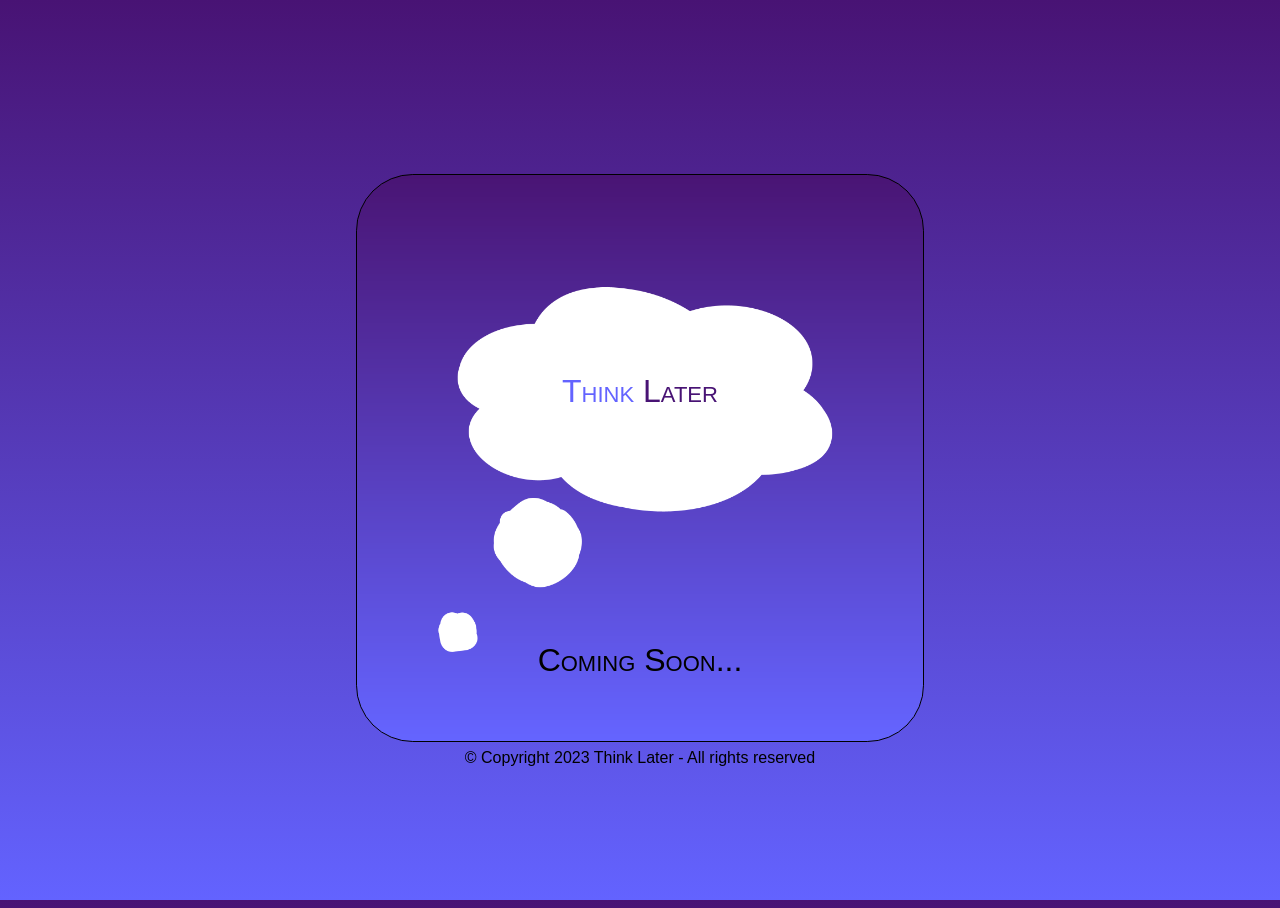
<file: index.html>
<!DOCTYPE html>
<html>
    <head>
        <title>Think Later</title>
        <style>
            html {
                height: 100%;
                vertical-align: middle;
            }
            body {
                background: linear-gradient(#481374, #6363FF);
                height: 100%;
                vertical-align: middle;
                display: flex;
                flex: content;
                flex-direction: column;
                justify-content: center;
                justify-items: center;
            }
            h1 {
                font-variant: small-caps;
                font-family: sans-serif;
                font-weight: 300;
                text-align: center;
                height: fit-content;
                vertical-align: middle;
                margin-top: 35%;
                padding-left: 2em;
                padding-right: 2em;
                justify-self: stretch;
            }
            .accent_light {
                color: #6363FF;
            }
            .accent_dark {
                color: #481374;
            }
            .logo {
                border-radius: 10%;
                border-color: #000;
                border-style: solid;
                border-width: 1px;
                width: 40%;
                min-width: fit-content;
                justify-self: center;
                background-image: url("images/thinklater-1024@1x.png");
                aspect-ratio: 1;
                flex-direction: column;
                background-size: 100%;
                display: flexbox;
                align-self: center;
            }
            .footer {
                padding-top: 0.8em;
                }
            p {
                padding-top: 3em;
                font-family: sans-serif;
                text-align: center;
            }
        </style>
    </head>
    <body>
        <div class="logo" />
        <h1><span class="accent_light">Think</span> <span class="accent_dark">Later</span></h1>
        <div class="footer">
            <h1>Coming Soon...</h1>
            
        </div>
        <p>&copy; Copyright 2023 Think Later - All rights reserved</p>
    </body>
</html>
</file>
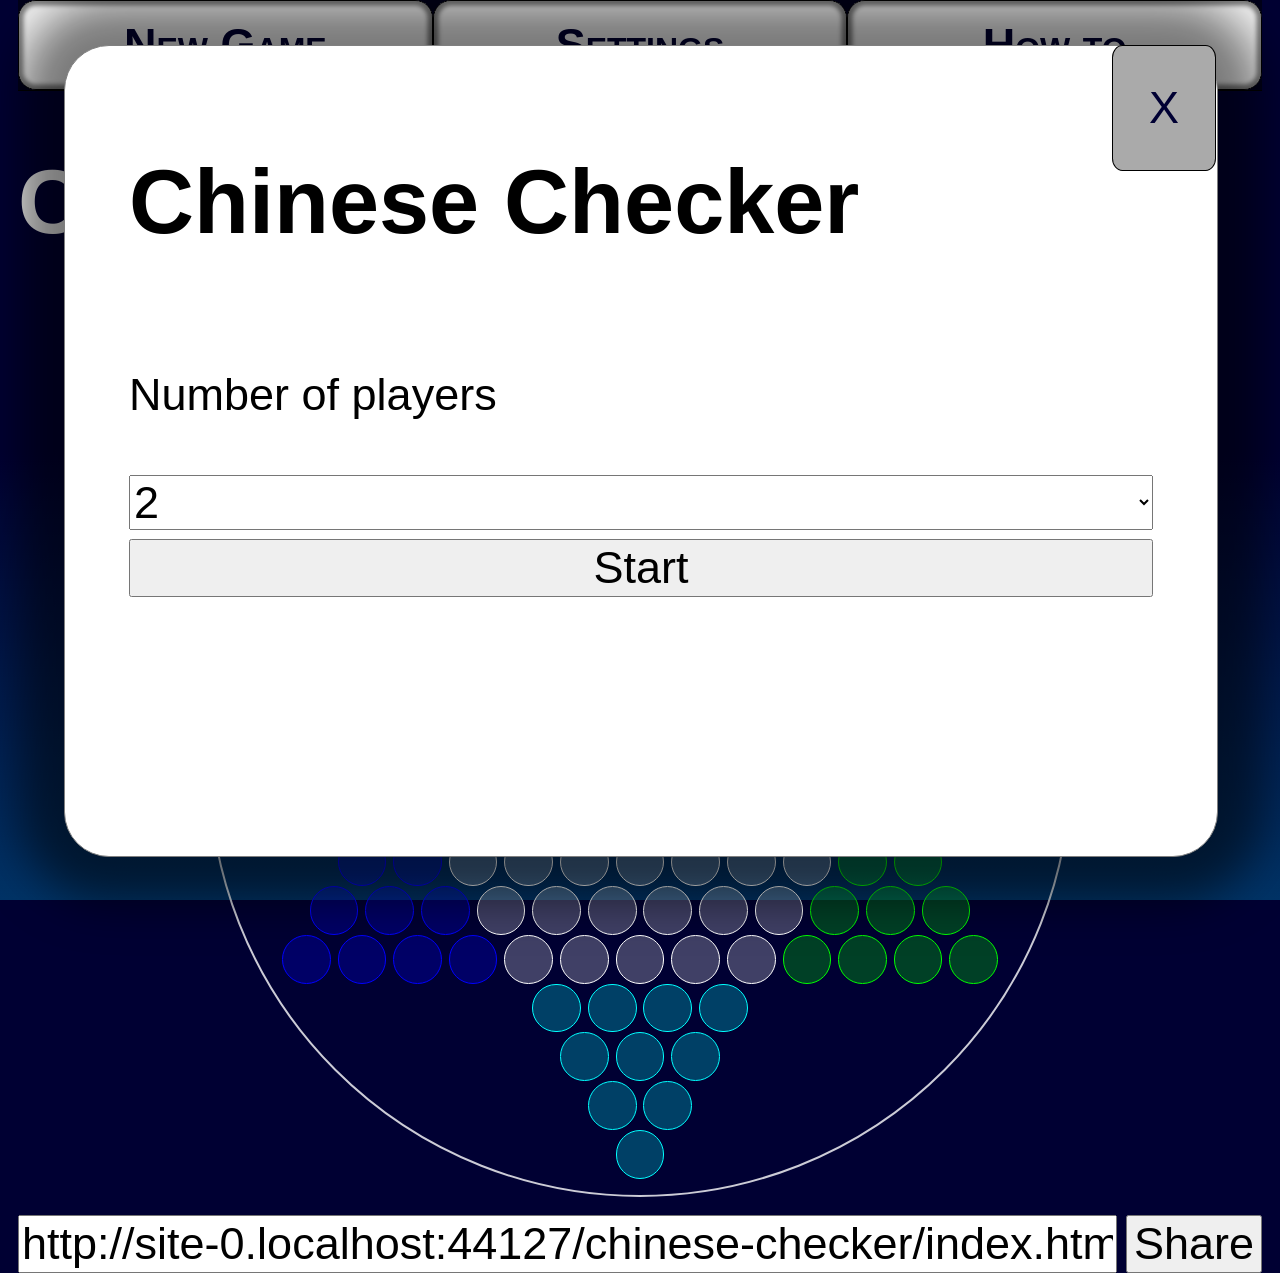
<file: chinese-checker/index.html>
<!DOCTYPE html>
<html>

<head>
  <title>Chinese Checker</title>
  <meta property="og:title" content="Chinese Checker" />
  <meta property="og:type" content="website" />
  <meta property="og:url" content="https://pseandersson.github.io/chinese-checker/" />
  <meta property="og:image" content="https://pseandersson.github.io/chinese-checker/icon.jpg" />
  <meta property="og:description" content="Play Chinese Checker Online." />

  <style type="text/css">
    .card {
      display: flex;
      flex-direction: column;
      position: absolute;
      z-index: 1;
      top: 5vh;
      left: 5vw;
      padding: 5vh 5vw;
      width: 80vw;
      height: 80vh;
      background: #ffffff;
      border: 1px gray solid;
      border-radius: 5vmin;
      box-shadow: 0px 0px 5vmin 5vmin #00000080;
      font-size: 5vmin;
      font-family: sans-serif;
      justify-content: start;
      gap: 1vh;
      color: black;
      overflow-y: scroll;
    }

    select,
    button {
      font-size: 5vmin;
    }

    .hide {
      display: none;
    }

    html {
      height: 100%;
      background: linear-gradient(#000033, #000033, #036);
    }

    body {
      background: linear-gradient(#000033, #000033, #036);
      margin: 0;
      padding: 0 2vmin;
      width: calc(100% - 4vmin);
      height: 100%;
      color: whitesmoke;
      display: flex;
      flex-direction: column;
      justify-content: stretch;
      font-size: 5vmin;
      font-family: sans-serif;
      overflow: scroll;
    }

    #gamearea {
      position: relative;
      background: transparent;
      margin: 2vmin auto;
      padding: 0;
      width: fit-content;
      height: fit-content;
      border-radius: 50%;
    }

    #playerColor {
      position: absolute;
      top: 2vmin;
      left: 2vmin;
      border: 2px solid #ffffff80;
      border-radius: 50%;
      width: 100px;
      height: 100px;
    }

    #compass {
      position: absolute;
      width: fit-content;
      height: fit-content;
      aspect-ratio: 1;
      padding: 0%;
      border: 2px solid #ffffff80;
      border-radius: 50%;
      top: 2vmin;
      right: 2vmin;
      transition: transform 1s ease-in-out;
    }

    #compass {
      transition: transform 1s ease-in-out;
    }

    #debug {
      overflow-x: scroll;
    }

    #board,
    .how2board {
      background: transparent;
      display: flex;
      width: 92vmin;
      height: 92vmin;
      padding: calc(2vmin - 2px);
      border: 2px #ffffffcc solid;
      border-radius: 50%;
      flex-direction: column;
      margin: 0;
      transition: transform 1s ease-in-out;
    }

    .reverse::after {
      content: "R";
      position: absolute;
      bottom: 0;
      left: 0;
    }

    #board.rotate0, #compass.rotate0, #compass.reverse.rotate3, #compass.reverse {
      transform: rotate(180deg);
      transform-origin: 50% 50%;
    }

    #board.rotate1, #compass.rotate5, #compass.reverse.rotate2 {
      transform: rotate(120deg);
      transform-origin: 50% 50%;
    }

    #board.rotate2, #compass.rotate4, #compass.reverse.rotate1  {
      transform: rotate(60deg);
      transform-origin: 50% 50%;
    }

    #board.rotate3, #compass.reverse.rotate0 {
      transform: rotate(0deg);
      transform-origin: 50% 50%;
    }

    #board.rotate4, #compass.rotate2, #compass.reverse.rotate5 {
      transform: rotate(-60deg);
      transform-origin: 50% 50%;
    }

    #board.rotate5, #compass.rotate1, #compass.reverse.rotate4 {
      transform: rotate(-120deg);
      transform-origin: 50% 50%;
    }

    .how2board {
      background: #000033;
      width: fit-content;
      height: auto;
      padding: 4vmin;
      flex-grow: 0;
      border-radius: 1em;
      scale: 1.5;
      align-self: center;
      justify-self: center;
      margin: 2vmin 6vmin;
    }

    .doflex {
      display: flex;
    }

    #sharediv {
      flex-direction: row;
      width: auto;
      justify-content: center;
      gap: 1vmin;
      font-size: inherit;
    }

    #sharediv>input {
      flex-grow: 1;
      height: fit-content;
      font-size: inherit;
    }

    #hideshare,
    #showdebug,
    #rotatableboard {
      height: 5vmin;
      width: 5vmin;
      margin-right: 2vmin;
    }

    .row,
    .how2row {
      display: flex;
      flex-direction: row;
      width: 100%;
      gap: calc(2*5vmin/13);
      height: max-content;
      justify-content: center;
    }

    .spot,
    .how2spot {
      display: inline-block;
      width: calc(92vmin / 17 - 2px);
      height: calc(92vmin / 17 - 2px);
      border-radius: 50%;
      border-width: 1px;
      border-style: solid;
      border-color: #f00;
      background: #ff000040;
    }

    .how2spot {
      border-color: white;
      background: #ffffff40;
    }

    .row:nth-child(1n+0) {
      border-color: #f00;
    }

    .row:nth-child(1n+5) .spot:nth-child(1n + 10) {
      background: #ffff0040;
      border-color: #ff0;
    }

    .row:nth-child(1n+10) .spot:nth-child(1n + 10) {
      background: #00ff0040;
      border-color: #0f0;
    }

    .row:nth-child(1n+5) .spot:nth-last-child(1n +10) {
      background: #ff00ff40;
      border-color: #f0f;
    }

    .row:nth-child(1n+10) .spot:nth-last-child(1n +10) {
      background: #0000ff40;
      border-color: #00f;
    }

    .row:nth-child(1n+5) .spot {
      background: #ffffff40;
      border-color: #fff;
    }

    .row:nth-child(1n+14) .spot {
      background: #00ffff40;
      border-color: #0ff;
    }

    .home {
      border-style: dotted;
    }

    .selected-ball,
    .how2selected {
      box-shadow: 0px 0px 1vmin 1vmin #00ff00cc inset;
    }

    .selected-ball.player2,
    .selected-ball.player3 {
      box-shadow: 0px 0px 1vmin 1vmin #ff0000cc inset;
    }

    .player0,
    .demo0 {
      background: radial-gradient(circle at 10% 10%, #fcc, #f00, #600) !important;
    }

    .player1 {
      background: radial-gradient(circle at 10% 10%, #ffc, #ff0, #660) !important;
    }

    .player2 {
      background: radial-gradient(circle at 10% 10%, #cfc, #0f0, #060) !important;
    }

    .player3,
    .demo1 {
      background: radial-gradient(circle at 10% 10%, #cff, #0ff, #066) !important;
    }

    .player4 {
      background: radial-gradient(circle at 10% 10%, #ccf, #00f, #006) !important;
    }

    .player5 {
      background: radial-gradient(circle at 10% 10%, #fcf, #f0f, #606) !important;
    }

    .near,
    .how2near {
      background: white;
      box-shadow: 0px 0px 4vmin 4vmin #80ff8080 inset;
    }

    .jump,
    .how2jump {
      background: white;
      box-shadow: 0px 0px 4vmin 4vmin #8080ff80 inset;
    }

    #menu {
      padding: 0;
      border-bottom: 1px solid #000000;
      background: #00000080;
      display: flex;
      flex-direction: row;
      align-items: stretch;
    }

    #menu>a {
      display: block;
      flex: 1;
      text-decoration: none;
      font-weight: bold;
      padding: 2vmin;
      border: 1px solid black;
      border-radius: 2vmin;
      text-align: center;
      color: #000033;
      background: whitesmoke;
      font-variant: small-caps;
      box-shadow: 0px 0px 0.5vmin 0.5vmin gray inset;
    }

    #menu:last-child {
      box-sizing: border-box;
      height: fit-content;
      aspect-ratio: 1/1;
      flex-grow: 0;
    }

    .copied {
      box-shadow: 0px 0px 3vmin 3vmin #080 inset,
        0px 0px 3vmin 3vmin #080 inset;
      animation: fadeInOut 2s ease-in-out;
    }

    .copied::after {
      position: absolute;
      content: "Game URL Copied!";
      font-family: sans-serif;
      font-variant: small-caps;
      background: #080;
      padding: 3vmin;
      border-radius: 1vmin;
      text-align: center;
      left: 50%;
      bottom: 2vmin;
      width: 100%;
      transform: translate(-50%, -50%);
      transform-origin: 50% 50%;
      color: white;
      animation: fadeInOut 2s ease-in-out;
    }

    .close {
      box-sizing: border-box;
      background: #aaaaaa;
      border: 1px solid black;
      border-radius: 10%;
      display: block;
      position: fixed;
      align-self: flex-end;
      top: 5vh;
      right: 5vw;
      text-align: center;
      height: fit-content;
      aspect-ratio: 1/1;
      text-decoration: none;
      color: #000033;
      padding: 4vmin;
      font-variant: small-caps;
      font-family: sans-serif;
      z-index: 10;
    }

    @keyframes fadeInOut {
      0% {
        box-shadow: 0px 0px 3vmin 3vmin #0800 inset;
      }

      10% {
        box-shadow: 0px 0px 3vmin 3vmin #080f inset;
      }

      90% {
        box-shadow: 0px 0px 3vmin 3vmin #080f inset;
      }

      100% {
        box-shadow: 0px 0px 3vmin 3vmin #0800 inset;
      }

    }
  </style>
  <script type="text/javascript" src="pako.min.js"></script>
  <script>
    function logg(message) {
      debug.innerText += message + "\n"
    }
    function updateURL(state_enc) {
      const fragment = ((state_enc.compact.length < state_enc.compressed.length) ? "p" + state_enc.compact : "c" + state_enc.compressed)
      const url =
        window.location.protocol +
        "//" +
        window.location.host +
        window.location.pathname +
        "#" + fragment

      window.location.replace(`#${fragment}`)

      nextTurnUrl.value = url
      nextTurnUrl.select()
      nextTurnUrl.setSelectionRange(0, url.length)
      try {
        navigator.clipboard.writeText(url)
        // sharediv.classList.add("copied")
        gamearea.classList.add("copied")
        setTimeout(() => {
          // sharediv.classList.remove("copied")
          gamearea.classList.remove("copied")
        }, 2000)
      } catch (err) {
        hideshare.checked = false
        hideshare.onchange(undefined)
      }
    }

    function shareGame() {
      try {
        navigator.share({ title: `Chinese Checker ${whosTurn.innerText}`, url: nextTurnUrl.value })
      } catch (err) {
        debug.innerText += err.message
      }
    }

    function isOccupied(node) {
      return [0, 1, 2, 3, 4, 5].some(v => node.node.classList.contains(`player${v}`))
    }

    function moveFrom(node, firstMove) {
      let result = {
        from: node,
        near: [],
        jump: []
      }
      for (var i = 0; i < node.neighbors.length; i++) {
        let ni = node.neighbors[i]
        let di = node.directions[i]

        if (isOccupied(ni)) {
          for (var j = 0; j < ni.neighbors.length; j++) {
            let nj = ni.neighbors[j]
            let dj = ni.directions[j]
            if ((di - dj) % 180 === 0 && !isOccupied(nj)) {
              result.jump.push(nj)
            }
          }
        } else if (firstMove) {
          result.near.push(ni)
        }
      }
      return result
    }

    function checkPlayer(state, node) {
      return node.node.classList.contains(`player${state.activePlayer}`)
    }

    function toggleHighlightMove(moves) {
      moves.from.node.classList.toggle("selected-ball")
      for (var i = 0; i < moves.near.length; i++) {
        moves.near[i].node.classList.toggle("near")
      }
      for (let i = 0; i < moves.jump.length; i++) {
        moves.jump[i].node.classList.toggle("jump")

      }
      // moves.jump.forEach(n => n.node.classList.toggle("jump"))
    }

    function clearHighlights() {
      let collection = document.getElementsByClassName("spot")
      for (var i = 0; i < collection.length; i++) {
        collection[i].classList.remove("near", "jump")
      }
    }

    function performMove(a, b) {
      for (var i = 0; i < 6; i++) {
        let tag = `player${i}`
        if (a.node.classList.contains(tag)) {
          a.node.classList.remove(tag)
          b.node.classList.add(tag)
          break
        }
      }
    }

    function beginMove(node, origin) {
      let firstMove = origin === undefined || node == origin
      let moves = moveFrom(node, firstMove)

      if (moves.near.length === 0 && moves.jump.length === 0) {
        return undefined
      }

      if (firstMove && !isOccupied(node)) {
        return undefined
      }

      toggleHighlightMove(moves)

      return function (n) {
        try {
          toggleHighlightMove(moves)
          if (n === undefined) {
            performMove(node, origin)
          } else if (moves.jump.indexOf(n) > -1) {
            performMove(node, n)
            return beginMove(n, (origin !== undefined) ? origin : node)
          } else if (moves.near.indexOf(n) > -1) {
            performMove((origin !== undefined) ? origin : node, n)
          } else if (origin !== undefined && origin !== n) {
            if (node !== n) {
              debug.innerText += "[Move cancelled]"
              performMove(node, (origin !== undefined) ? origin : node)
              return false
            }
          } else {
            debug.innerText += "[Move cancelled]"
            return false
          }
        } catch (err) {
          debug.innerText += err.message
        }
        return undefined
      }
    }

    function boardToState(activePlayer, numberOfPlayers, direction) {
      let collection = document.getElementsByClassName("spot")
      const state = new Uint8Array(8 * Math.ceil(collection.length / 8))

      for (var i = 0; i < collection.length; i++) {
        const cl = collection[i].classList
        const p = [1, 2, 3, 4, 5, 6].filter(v => cl.contains(`player${v - 1}`))
        var b = 0

        if (p.length == 1) {
          b = p[0]
        }
        state[i] = b
      }
      state[collection.length] = numberOfPlayers - 1
      state[collection.length + 1] = activePlayer
      state[collection.length + 2] = direction
      return state
    }

    function encode(state) {
      const comp = new Uint8Array(Math.ceil(3 * state.length / 8))

      for (var i = 0, j = 0; i < state.length; i += 8, j += 3) {
        comp[j] = state[i] + (state[i + 1] << 3) + (state[i + 2] << 6)
        comp[j + 1] = (state[i + 2] >> 2) + (state[i + 3] << 1) + (state[i + 4] << 4) + (state[i + 5] << 7)
        comp[j + 2] = (state[i + 5] >> 1) + (state[i + 6] << 2) + (state[i + 7] << 5)
      }
      return {
        compact: btoa(String.fromCharCode.apply(null, comp)),
        compressed: btoa(String.fromCharCode.apply(null, window.pako.deflate(comp))),
        board: state.slice(0, 121),
        numberOfPlayers: state[121] + 1,
        activePlayer: state[122],
        direction: state[123]
      }
    }

    function decode(data, isCompressed) {
      const s = atob(data)
      const comp = new Uint8Array(s.length)

      for (var i = 0; i < s.length; i++) {
        comp[i] = s.charCodeAt(i)
      }
      const raw = (isCompressed) ? window.pako.inflate(comp) : comp

      const size = Math.ceil(8 / 3 * raw.length)
      const decomp = new Uint8Array(size)

      for (var i = 0, j = 0; i < raw.length; i += 3, j += 8) {
        decomp[j] = raw[i] & 7
        decomp[j + 1] = (raw[i] >> 3) & 7
        decomp[j + 2] = ((raw[i] >> 6) & 7) + ((raw[i + 1] & 1) << 2)
        decomp[j + 3] = ((raw[i + 1] >> 1) & 7)
        decomp[j + 4] = ((raw[i + 1] >> 4) & 7)
        decomp[j + 5] = ((raw[i + 1]) >> 7) + ((raw[i + 2] & 3) << 1)
        decomp[j + 6] = ((raw[i + 2]) >> 2) & 7
        decomp[j + 7] = (raw[i + 2] >> 5)
      }
      return decomp
    }
    function stateToBoard(decomp) {
      //logg(`>> ${raw[15*3] >> 6} and ${(raw[15*3+1] &1) << 2}`)

      return {
        board: decomp.slice(0, 121),
        numberOfPlayers: decomp[121] + 1,
        activePlayer: decomp[122],
        direction: decomp[123]
      }
    }

    function setupGame() {
      rotatableboard.onchange = (ev) => {
        onRotateChanged()
      }

      const rows = [1, 2, 3, 4, 13, 12, 11, 10, 9, 10, 11, 12, 13, 4, 3, 2, 1]
      rows.forEach(spots => {
        const row = document.createElement("div")

        row.classList.add("row")
        for (var i = 0; i < spots; i++) {
          const spot = document.createElement("div")
          spot.classList.add("spot")
          row.appendChild(spot)
        }
        document.getElementById("board").appendChild(row)
      })

      nextTurnUrl.value = window.location
      const fragment = window.location.hash

      if (fragment !== undefined && fragment.length > 0) {
        const isCompressed = fragment[1] === 'c'
        try {
          const state = stateToBoard(decode(decodeURIComponent(fragment.slice(2)), isCompressed))
          logg(`setup state: ${JSON.stringify(state)}`)
          setupBoard(state.numberOfPlayers, state)
          gamesetup.classList.add("hide")
        } catch (err) {
          logg(err.message)
        }
      }

      startgame.onclick = (ev) => {
        try {
          setupBoard(Number.parseInt(numOfPlayers.value))
          gamesetup.classList.add("hide")
        } catch (err) {
          logg(err.message)
        }
      }

      hideshare.checked = (localStorage.getItem("hideshare") === "true") ? true : false
      showdebug.checked = (localStorage.getItem("showdebug") === "true") ? true : false
      rotatableboard.checked = ["", undefined, "true"].includes(localStorage.getItem("rotatableboard"))

      hideshare.onchange = (ev) => {
        debug.innerText += "\nToggle..." + `[${hideshare.checked}]`
        try {
          localStorage.setItem("hideshare", hideshare.checked)
          if (hideshare.checked === true) {
            sharebutton.classList.add("hide")
            nextTurnUrl.classList.add("hide")
          } else {
            sharebutton.classList.remove("hide")
            nextTurnUrl.classList.remove("hide")
          }
        } catch (err) {
          logg(err.message)
        }
      }

      showdebug.onchange = (ev) => {
        localStorage.setItem("showdebug", showdebug.checked)
        if (showdebug.checked === true) {
          debug.classList.remove("hide")
        } else {
          debug.classList.add("hide")
        }
      }

      hideshare.onchange(undefined)
      showdebug.onchange(undefined)
      //: rotatableboard.onchange(undefined)
    }


    function nextPlayer(state) {
      let next = -1

      while (next != state.activePlayer) {
        state.playerCounter = (state.playerCounter + state.playerStep) % 6
        next = Math.round(state.playerCounter)
        const balls = document.getElementsByClassName(`player${next}`)
        for (let j = 0; j < balls.length; j++) {
          const field = (state.direction === 0) ? `goal${next}` : `home${next}`
          if (balls[j].classList.contains(field) === false) {
            return next;
          }
        }
      }
      logg("Change direction")
      state.direction = (state.direction + 1) % 2
      next = nextPlayer(state)
      return next
    }

    function onRotateChanged(state) {
      const checked = rotatableboard.checked
      localStorage.setItem("rotatableboard", checked)
      logg("if state?!?!")
      try {
        if (state !== undefined) {
          logg("Rotate board")
          rotateBoardOrCompass(state)
        }
      } catch (err) {
        logg(err.message)
      }
    }

    function rotateBoardOrCompass(state) {
      // logg(`active player: ${state.activePlayer}//${board.classList}`)

      [0, 1, 2, 3, 4, 5].forEach(i => {
        board.classList.remove(`rotate${i}`)
        compass.classList.remove(`rotate${i}`)
        playerColor.classList.remove(`player${i}`)
      })
      playerColor.classList.add(`player${state.activePlayer}`)

      if (rotatableboard.checked) {
        board.classList.add(`rotate${state.activePlayer}`)
      } else {
        const r = state.activePlayer
        compass.classList.add(`rotate${r}`)
      }

      if (state.direction === 0) {
        compass.classList.remove("reverse")
      } else {
        compass.classList.add("reverse")
      }
      logg("rotate board complete")
    }

    function setupBoard(numberOfPlayers, loaded_state) {
      const playerOrder = [0, 5, 1, 4, 2, 3]
      const playersInGame = new Array(numberOfPlayers)
      const loadedGame = loaded_state !== undefined
      const activePlayer = (loaded_state) ? loaded_state.activePlayer : 0
      const direction = (loaded_state) ? loaded_state.direction : 0

      const centers = new Array();
      const state = {
        playerStep: 6.0 / numberOfPlayers,
        playerCounter: undefined,
        direction: direction,
        activePlayer: activePlayer,
        clickAction: undefined
      }

      for (var i = 0; i < numberOfPlayers; i++) {
        playersInGame[i] = Math.round(i * state.playerStep)
      }
      state.playerCounter = playersInGame.indexOf(state.activePlayer) * state.playerStep

      logg(`loaded state:${JSON.stringify(loaded_state)}`)
      logg(`state: ${JSON.stringify(state)}`)

      rotatableboard.onchange = (ev) => {
        onRotateChanged(state)
      }

      rotateBoardOrCompass(state)

      logg("{Players " + playersInGame + "}")
      // whosTurn.innerHTML = `Player ${playersInGame.indexOf(state.activePlayer) + 1}`

      const collection = document.getElementsByClassName("spot")
      for (var i = 0; i < collection.length; i++) {
        const spot = collection[i]
        if (loadedGame) {
          const pId = loaded_state.board[i] - 1
          if (pId > -1) {
            spot.classList.add(`player${pId}`)
          }
        }
        let center = {
          node: spot,
          x: spot.offsetLeft + spot.clientWidth / 2,
          y: spot.offsetTop + spot.clientHeight / 2,
          neighbors: new Array(),
          directions: new Array()
        }
        spot.onclick = (ev) => {
          try {
            if (state.direction > 1) {
              logg("Game Finished")
              return
            }
            if (typeof state.clickAction === "function") {
              state.clickAction = state.clickAction(center)
              if (state.clickAction === undefined) {
                logg(JSON.stringify(state))
                logg("[Next Player]")
                const prevPlayer = state.activePlayer
                state.activePlayer = nextPlayer(state)
                // whosTurn.innerHTML = `Player ${playersInGame.indexOf(state.activePlayer) + 1}`

                rotateBoardOrCompass(state)

                const state_enc = encode(boardToState(state.activePlayer, numberOfPlayers, state.direction))
                updateURL(state_enc)
                logg(`Encoded: [${JSON.stringify(state_enc)}] //${state_enc.compressed.length}/${state_enc.compact.length}`)
                logg(`Decoded: [${JSON.stringify(stateToBoard(decode(state_enc.compressed, true)))}]`)
              }
            } else if (checkPlayer(state, center)) {
              state.clickAction = beginMove(center)
            }

          } catch (err) {
            debug.innerText += err.message
          }
        }

        centers.push(center)
      }

      const r2 = 1.1 * (Math.pow(centers[0].x - centers[1].x, 2) + Math.pow(centers[0].y - centers[1].y, 2))

      for (var i = 0; i < centers.length; i++) {
        let ci = centers[i]
        for (var j = i + 1; j < centers.length; j++) {
          let cj = centers[j]
          let dx = cj.x - ci.x
          let dy = cj.y - ci.y
          let cr2 = (dx * dx + dy * dy)
          var ang = (Math.round(Math.atan2(dy, dx) * 180 / Math.PI) + 180) % 360
          ang = Math.round(ang / 60.0) * 60

          if (cr2 <= r2) {
            ci.neighbors.push(cj)
            ci.directions.push((ang + 180) % 360)
            cj.neighbors.push(ci)
            cj.directions.push(ang)
          }
        }
      }

      let tips = [];
      for (var i = 0; i < centers.length; i++) {
        if (loadedGame === false) {
          [0, 1, 2, 3, 4, 5].forEach(p => centers[i].node.classList.remove(`player${p}`))
        }
        if (centers[i].neighbors.length === 2) {
          tips.push(centers[i])
        }
      }

      for (var i = 0; i < tips.length; i++) {
        const tip = tips[i]
        const p = playerOrder[i]
        const notInGame = playersInGame.includes(p) === false

        const pstart = `player${p}`
        const pgoal = `goal${(p + 3) % 6}`
        const phome = `home${p}`

        const classLists = []
        classLists.push(tip.node.classList)

        for (var j = 0; j < tip.neighbors.length; j++) {
          let tip2 = tip.neighbors[j]
          classLists.push(tip2.node.classList)

          for (var k = 0; k < tip2.neighbors.length; k++) {
            let tip3 = tip2.neighbors[k]
            classLists.push(tip3.node.classList)

            for (var l = 0; l < tip3.neighbors.length; l++) {
              classLists.push(tip3.neighbors[l].node.classList)
            }
          }
        }
        if (loadedGame || notInGame) {
          classLists.forEach((cl) => cl.add(phome, pgoal))
        } else {
          classLists.forEach((cl) => cl.add(pstart, phome, pgoal))
        }
      }
    }

    function closeAllCards() {
      const cards = document.getElementsByClassName("card")
      for (let i = 0; i < cards.length; i++) {
        cards[i].classList.add("hide")
      }
    }

    function openHelp() {
      try {
        closeAllCards()
        howto.classList.remove("hide")
      } catch (err) {
        debug.innerText += err.message
      }
    }

    function openSettings() {
      closeAllCards()
      settings.classList.remove("hide")
    }

    function newGame() {
      closeAllCards()
      gamesetup.classList.remove("hide")
    }
  </script>
</head>

<body>
  <div id="menu">
    <a href="javascript:newGame()"><span>New Game</span></a>
    <a href="javascript:openSettings()"><span>Settings</span></a>
    <a href="javascript:openHelp()"><span>How to</span></a>
  </div>
  <h1>Chinese Checker <span id="whosTurn"></span>


  </h1>
  <div id="gamesetup" class="card">
    <a href="javascript:closeAllCards()" class="close">X</a>
    <h1>Chinese Checker</h1>
    <p>Number of players</p>
    <select id="numOfPlayers">
      <option>2</option>
      <option>3</option>
      <option>4</option>
      <option>6</option>
    </select>
    <button id="startgame">Start</button>
  </div>
  <div id="settings" class="card hide">
    <a href="javascript:closeAllCards()" class="close">X</a>
    <h1>Settings</h1>
    <div>
      <input type="checkbox" id="hideshare" /><span>Hide share-buttons and text-field.</span>
    </div>
    <div>
      <input type="checkbox" id="rotatableboard" checked="true" /><span>Rotate board, so active player always has its
        home at bottom.</span>
    </div>
    <div>
      <input type="checkbox" id="showdebug" /><span>Show Debug</span>
    </div>
    <pre id="debug" class="hide"></pre>
  </div>
  <div id="howto" class="card hide">
    <a href="javascript:closeAllCards()" class="close">X</a>
    <h1>How to</h1>
    <p>Click on a ball to make a move. The selected ball becomes highlighted with a green border. It is only possible to
      move to a nearby empty slot (green highlight) and jump over a single ball (blue highlight).</p>
    <div class="how2row">
      <div class="how2board">
        <div class="how2row">
          <div class="how2spot"></div>
          <div class="how2spot"></div>
        </div>
        <div class="how2row">
          <div class="how2spot demo0"></div>
          <div class="how2spot demo1"></div>
          <div class="how2spot"></div>
        </div>
        <div class="how2row">
          <div class="how2spot"></div>
          <div class="how2spot"></div>
        </div>
      </div>
      <div class="how2board">
        <div class="how2row">
          <div class="how2spot how2near"></div>
          <div class="how2spot"></div>
        </div>
        <div class="how2row">
          <div class="how2spot demo0 how2selected"></div>
          <div class="how2spot demo1"></div>
          <div class="how2spot how2jump"></div>
        </div>
        <div class="how2row">
          <div class="how2spot how2near"></div>
          <div class="how2spot"></div>
        </div>
      </div>
    </div>
    <p>Moving to a nearby slot ends the turn immidiatly, while it is possible to make several jumps in a row and then
      terminating the turn by clicking on the selected ball.</p>
    <p>To change the ball to move, click on any other ball or non highlighted slot, to deselect the ball, then pick the
      new ball to move.</p>
    <p>When a turn ends, the board state is encoded and added to the url. The url should be automatically copied to the
      clipboard, to let others participate in the game. If the url is not automatically copied, then a textfield and a
      share-button serves as backup.</p>
  </div>
  <div id="gamearea">
    <!--<div id="compassBox"> -->
    <div id="playerColor"></div>
    <svg id="compass" width="100" height="100" viewBox="0 0 100 100" xmlns="http://www.w3.org/2000/svg">
      <!--<path d="M50,30 L75,10 L50,90 L25,10 Z" stroke-width="4" stroke="white" fill="red" /> -->
      <path d="M50,10 L75,90 L50,70 L25,90 Z" stroke-width="4" stroke="white" fill="red" />
    </svg>
    <!-- </div> -->
    <div id="board">
    </div>
  </div>
  <div id="sharediv" class="doflex">
    <input type="text" id="nextTurnUrl" readonly="true" />
    <button id="sharebutton" onclick="shareGame()">Share</button>
  </div>
  <script>
    try {
      setupGame()
    } catch (err) {
      document.getElementById("board").innerText = err.message + err
    }

  </script>
</body>

</html>
</file>
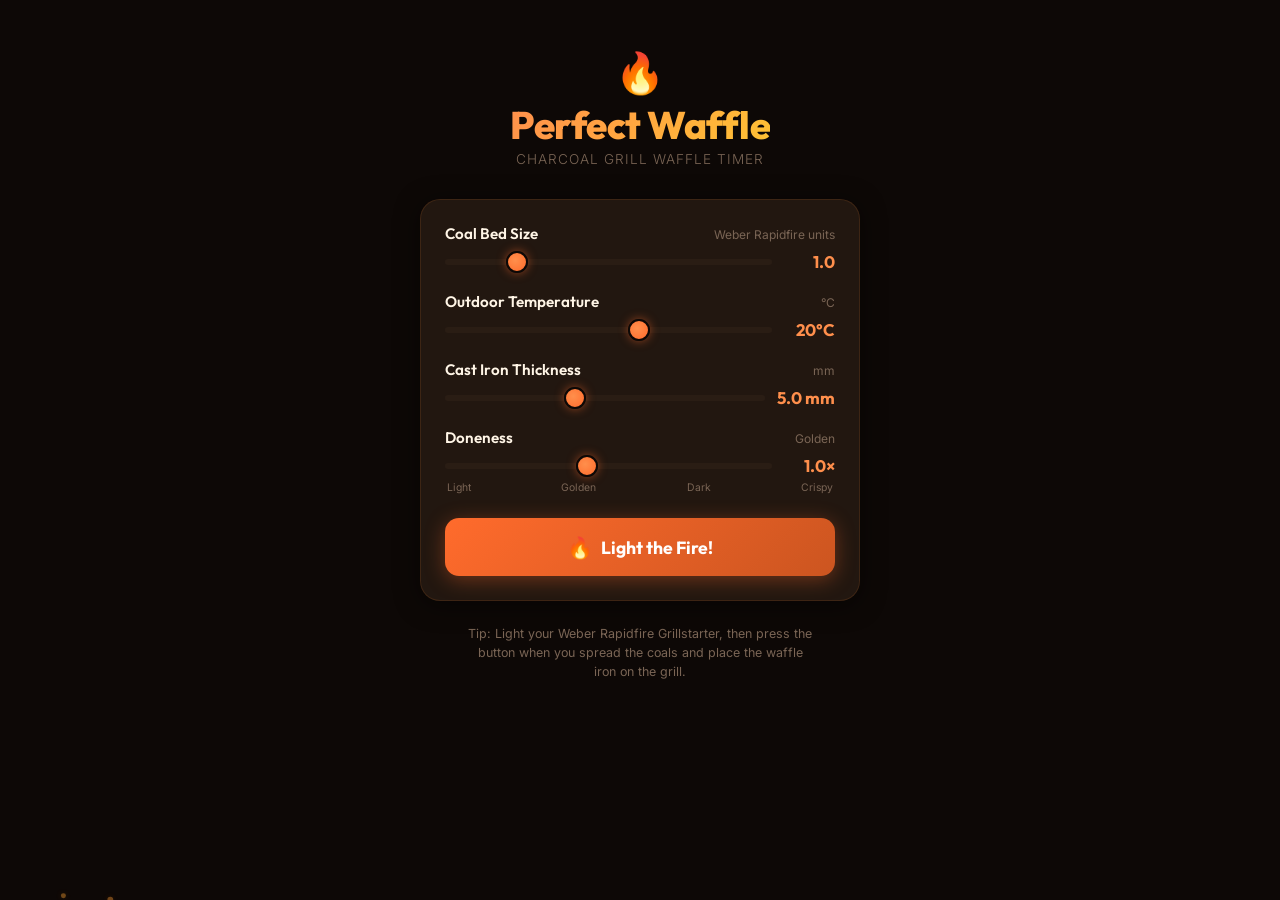
<file: perfect-waffle/index.html>
<!DOCTYPE html>
<html lang="en">
<head>
  <meta charset="UTF-8">
  <meta name="viewport" content="width=device-width, initial-scale=1.0">
  <meta name="description" content="Perfect Waffle Timer — a thermal-model-driven timer for grilling waffles on charcoal with a cast iron waffle iron.">
  <title>Perfect Waffle — Charcoal Grill Waffle Timer</title>
  <link rel="preconnect" href="https://fonts.googleapis.com">
  <link rel="preconnect" href="https://fonts.gstatic.com" crossorigin>
  <link href="https://fonts.googleapis.com/css2?family=Outfit:wght@300;400;600;700;800&family=Inter:wght@300;400;500;600&display=swap" rel="stylesheet">
  <link rel="stylesheet" href="style.css">
</head>
<body>
  <div id="app">
    <!-- Ember particles background -->
    <canvas id="embers-canvas"></canvas>

    <!-- ===== SETUP SCREEN ===== -->
    <section id="screen-setup" class="screen active">
      <div class="logo">
        <span class="logo-icon">🔥</span>
        <h1>Perfect Waffle</h1>
        <p class="subtitle">Charcoal Grill Waffle Timer</p>
      </div>

      <div class="card setup-card">
        <div class="input-group">
          <label for="coal-size">
            <span class="label-text">Coal Bed Size</span>
            <span class="label-unit">Weber Rapidfire units</span>
          </label>
          <div class="slider-row">
            <input type="range" id="coal-size" min="0.5" max="3" step="0.25" value="1">
            <span class="slider-value" id="coal-size-val">1.0</span>
          </div>
        </div>

        <div class="input-group">
          <label for="outdoor-temp">
            <span class="label-text">Outdoor Temperature</span>
            <span class="label-unit">°C</span>
          </label>
          <div class="slider-row">
            <input type="range" id="outdoor-temp" min="-10" max="40" step="1" value="20">
            <span class="slider-value" id="outdoor-temp-val">20°C</span>
          </div>
        </div>

        <div class="input-group">
          <label for="iron-thickness">
            <span class="label-text">Cast Iron Thickness</span>
            <span class="label-unit">mm</span>
          </label>
          <div class="slider-row">
            <input type="range" id="iron-thickness" min="3" max="8" step="0.5" value="5">
            <span class="slider-value" id="iron-thickness-val">5.0 mm</span>
          </div>
        </div>

        <div class="input-group">
          <label for="doneness">
            <span class="label-text">Doneness</span>
            <span class="label-unit" id="doneness-label">Golden</span>
          </label>
          <div class="slider-row">
            <input type="range" id="doneness" min="0.7" max="1.4" step="0.05" value="1">
            <span class="slider-value" id="doneness-val">1.0×</span>
          </div>
          <div class="doneness-labels">
            <span>Light</span>
            <span>Golden</span>
            <span>Dark</span>
            <span>Crispy</span>
          </div>
        </div>

        <button id="btn-start" class="btn btn-fire">
          <span class="btn-icon">🔥</span>
          Light the Fire!
        </button>
      </div>

      <p class="hint">Tip: Light your Weber Rapidfire Grillstarter, then press the button when you spread the coals and place the waffle iron on the grill.</p>
    </section>

    <!-- ===== PREHEAT SCREEN ===== -->
    <section id="screen-preheat" class="screen">
      <div class="session-header">
        <span class="session-phase">Preheating</span>
        <span class="session-elapsed" id="preheat-elapsed">00:00</span>
      </div>

      <div class="timer-container">
        <svg class="timer-ring" viewBox="0 0 200 200">
          <circle class="timer-ring-bg" cx="100" cy="100" r="90" />
          <circle class="timer-ring-progress" id="preheat-ring" cx="100" cy="100" r="90" />
        </svg>
        <div class="timer-display">
          <span class="timer-value" id="preheat-timer">--:--</span>
          <span class="timer-label">until ready</span>
        </div>
      </div>

      <div class="temp-gauges">
        <div class="gauge">
          <div class="gauge-bar-container">
            <div class="gauge-bar gauge-coal" id="preheat-coal-bar" style="width: 80%"></div>
          </div>
          <span class="gauge-label">Coal <span id="preheat-coal-temp">—</span></span>
        </div>
        <div class="gauge">
          <div class="gauge-bar-container">
            <div class="gauge-bar gauge-iron" id="preheat-iron-bar" style="width: 20%"></div>
          </div>
          <span class="gauge-label">Iron <span id="preheat-iron-temp">—</span></span>
        </div>
      </div>

      <p class="status-text" id="preheat-status">Heating the waffle iron…</p>
    </section>

    <!-- ===== COOKING SCREEN ===== -->
    <section id="screen-cooking" class="screen">
      <div class="session-header">
        <span class="waffle-counter" id="waffle-counter">Waffle #1</span>
        <span class="session-elapsed" id="cook-elapsed">00:00</span>
      </div>

      <div class="step-indicator" id="step-indicator">
        <div class="step" data-step="load"><span class="step-dot"></span><span class="step-name">Load</span></div>
        <div class="step-connector"></div>
        <div class="step" data-step="side1"><span class="step-dot"></span><span class="step-name">Side 1</span></div>
        <div class="step-connector"></div>
        <div class="step" data-step="flip"><span class="step-dot"></span><span class="step-name">Flip</span></div>
        <div class="step-connector"></div>
        <div class="step" data-step="side2"><span class="step-dot"></span><span class="step-name">Side 2</span></div>
        <div class="step-connector"></div>
        <div class="step" data-step="done"><span class="step-dot"></span><span class="step-name">Done</span></div>
      </div>

      <div class="timer-container">
        <svg class="timer-ring" viewBox="0 0 200 200">
          <circle class="timer-ring-bg" cx="100" cy="100" r="90" />
          <circle class="timer-ring-progress" id="cook-ring" cx="100" cy="100" r="90" />
        </svg>
        <div class="timer-display">
          <span class="timer-value" id="cook-timer">--:--</span>
          <span class="timer-label" id="cook-timer-label">—</span>
        </div>
      </div>

      <div class="temp-gauges">
        <div class="gauge">
          <div class="gauge-bar-container">
            <div class="gauge-bar gauge-coal" id="cook-coal-bar" style="width: 80%"></div>
          </div>
          <span class="gauge-label">Coal <span id="cook-coal-temp">—</span></span>
        </div>
        <div class="gauge">
          <div class="gauge-bar-container">
            <div class="gauge-bar gauge-iron" id="cook-iron-bar" style="width: 60%"></div>
          </div>
          <span class="gauge-label">Iron <span id="cook-iron-temp">—</span></span>
        </div>
      </div>

      <div class="cook-info" id="cook-info">
        <div class="info-chip" id="info-side1">Side 1: —</div>
        <div class="info-chip" id="info-side2">Side 2: —</div>
      </div>

      <div class="action-buttons" id="action-buttons">
        <!-- Dynamically populated -->
      </div>
    </section>

    <!-- ===== SUMMARY SCREEN ===== -->
    <section id="screen-summary" class="screen">
      <div class="logo">
        <span class="logo-icon">🧇</span>
        <h1>Session Complete!</h1>
      </div>

      <div class="card summary-card">
        <div class="summary-stat">
          <span class="stat-value" id="summary-waffles">0</span>
          <span class="stat-label">Waffles Made</span>
        </div>
        <div class="summary-stat">
          <span class="stat-value" id="summary-time">00:00</span>
          <span class="stat-label">Total Time</span>
        </div>
        <div class="summary-divider"></div>
        <div id="summary-list" class="summary-list">
          <!-- Waffle-by-waffle breakdown -->
        </div>
      </div>

      <button id="btn-restart" class="btn btn-secondary">
        Start New Session
      </button>
    </section>
  </div>

  <script src="app.js"></script>
</body>
</html>
</file>
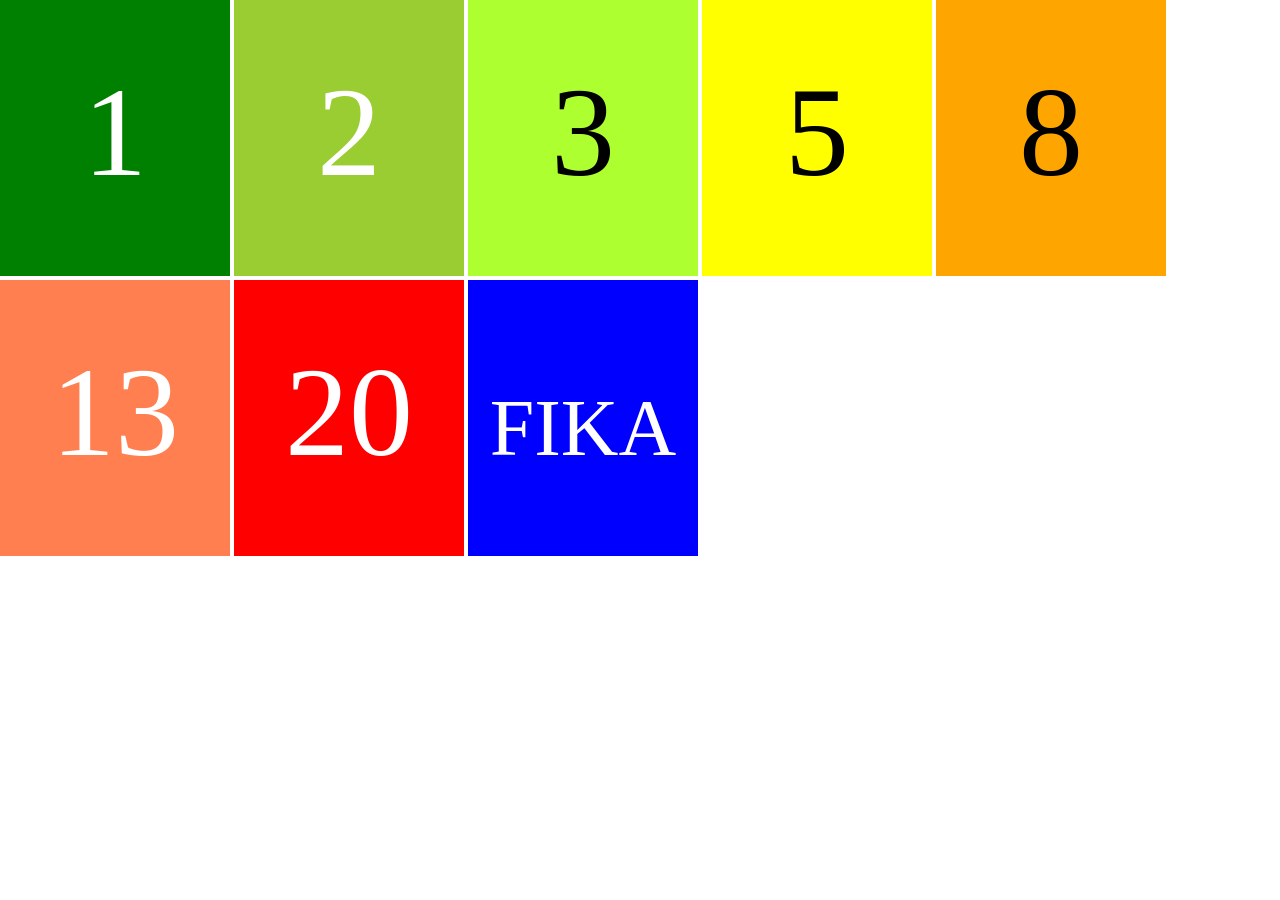
<file: scrum-poker-nokia-3310/index.html>
<!DOCTYPE html>
<html lang="en">

<head>
    <meta charset="UTF-8">
    <meta name="viewport" content="width=device-width, initial-scale=1.0">
    <meta http-equiv="X-UA-Compatible" content="ie=edge">
    <title>Fibonacci Series</title>
    <style>
        html,
        body {
            padding: 0%;
            margin: 0%;
            width: 100%;
            height: 100%;
        }

        .card {
            width: 100%;
            height: 100%;
            display: block;
            clear: both;
            margin: 0%;
            padding: 0%;
            display: table;
            font-family: sans-serif;
        }

        h1 {
            margin: auto;
            text-align: center;
            vertical-align: middle;
            padding: 0px;
            font-size: 300px;
            display: table-cell;
        }
    </style>

</head>

<body>
    <svg width="230" height="276">
        <rect fill="green" x="0" y="0" width="230" height="276" />
        <text transform="translate(115,175) scale(8)" fill="white" text-anchor="middle">1</text>
    </svg>
    <svg width="230" height="276">
        <rect fill="yellowgreen" x="0" y="0" width="230" height="276" />
        <text transform="translate(115,175) scale(8)" fill="white" text-anchor="middle">2</text>
    </svg>
    <svg width="230" height="276">
        <rect fill="greenyellow" x="0" y="0" width="230" height="276" />
        <text transform="translate(115,175) scale(8)" text-anchor="middle">3</text>
    </svg>
    <svg width="230" height="276">
        <rect fill="yellow" x="0" y="0" width="230" height="276" />
        <text transform="translate(115,175) scale(8)" text-anchor="middle">5</text>
    </svg>
    <svg width="230" height="276">
        <rect fill="orange" x="0" y="0" width="230" height="276" />
        <text transform="translate(115,175) scale(8)" text-anchor="middle">8</text>
    </svg>
    <svg width="230" height="276">
        <rect fill="coral" x="0" y="0" width="230" height="276" />
        <text transform="translate(115,175) scale(8)" fill="white" text-anchor="middle">13</text>
    </svg>
    <svg width="230" height="276">
        <rect fill="red" x="0" y="0" width="230" height="276" />
        <text transform="translate(115,175) scale(8)" fill="white" text-anchor="middle">20</text>
    </svg>
    <svg width="230" height="276">
        <rect fill="blue" x="0" y="0" width="230" height="276" />
        <text transform="translate(115,175) scale(5)" fill="white" text-anchor="middle">FIKA</text>
    </svg>
    <!-- <div class="card">

    </div> -->
    <!-- <div class="card" style="background: green">
        <h1>1</h1>
    </div>
    <div class="card" style="background: yellowgreen">
        <h1>2</h1>
    </div>
    <div class="card" style="background: greenyellow">
        <h1>3</h1>
    </div>
    <div class="card" style="background: yellow">
        <h1>5</h1>
    </div>
    <div class="card" style="background: orange">
        <h1>8</h1>
    </div>
    <div class="card" style="background: coral">
        <h1>13</h1>
    </div>
    <div class="card" style="background: red">
        <h1>20</h1>
    </div>
    <div class="card" style="background: blue">
        <h1>FIKA</h1>
    </div>
    <div class="card">
        <svg width="230" height="276">
            <rect x="0" y="0" width="230" height="276" fill="green"/>
            <text text-anchor="middle" transform="translate(115, 197) scale(10)">1</text>
        </svg>
    </div>
    <div class="card">
        <svg width="230" height="276">
            <rect x="0" y="0" width="230" height="276" fill="yellowgreen"/>
            <text text-anchor="middle" transform="translate(115, 197) scale(10)">2</text>
        </svg>
    </div> -->
    <!-- <div class="card">
        <svg width="100" height="100" x="0" y="0">
        </svg>
    </div> -->
    <!-- <script lang="javascript">
        document.writeln(window.innerWidth);
        document.writeln(window.innerHeight);
        var width = 230;//window.innerWidth;
        var height = 276;//window.innerHeight;

        var colors = {
            green: 1,
            yellowgreen: 2,
            greenyellow: 3,
            yellow: 5,
            orange: 8,
            coral: 13,
            red: 20,
            blue: "FIKA"
        };
        var svg = document.getElementsByTagName("svg")[0];
        svg.setAttributeNS("http://www.w3.org/2000/xmlns/", "xmlns:xlink", "http://www.w3.org/1999/xlink");
        svg.setAttribute("width", width);
        svg.setAttribute("height", height * Object.keys(colors).length);
        var i = 0;
        Object.keys(colors).forEach((element) => {
            console.log(element);
            var rect = document.createElement("rect");
            rect.setAttribute("x", "0");
            rect.setAttribute("y", i * height);
            rect.setAttribute("width", width);
            rect.setAttribute("height", height);
            rect.setAttribute("fill", element);
            var text = document.createElement("text");
            text.setAttribute("text-anchor", "middle");
            // text.setAttribute("transform", "translate(0, " + height + ")  scale(3)");
            text.setAttribute("transform", "translate(" + width / 2 + ", " + (5 * height / 7 + i++ * height) + ") scale(10)");
            text.appendChild(document.createTextNode(colors[element]));
            // svg.appendChild(text);
            // card.appendChild(svg);
            svg.appendChild(rect);
            svg.appendChild(text);
        });

    </script> -->

</body>

</html>
</file>
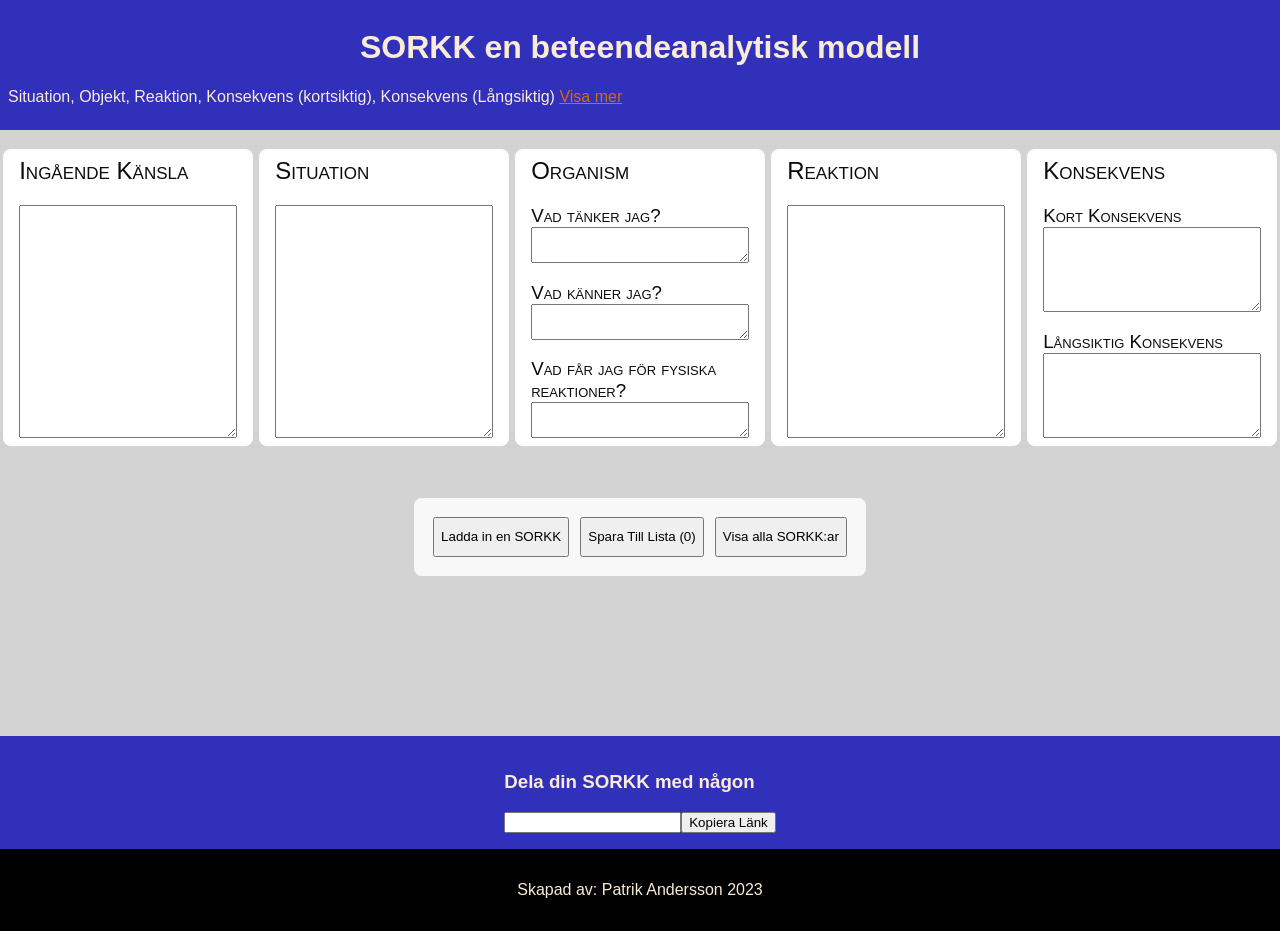
<file: sorkk/index.html>
<!DOCTYPE html>
<html>
  <meta charset="UTF-8" />

  <head>
    <title>SORKK</title>
    <meta name="viewport" content="width=device-width, initial-scale=1.0" />
    <style type="text/css">
      * {
        box-sizing: border-box;
      }

      html,
      body,
      div {
        padding: 0;
        margin: 0;
        font-family: "Lucida Sans", "Lucida Sans Regular", "Lucida Grande",
          "Lucida Sans Unicode", Geneva, Verdana, sans-serif;
      }

      html,
      body {
        min-height: 100%;
      }

      html,
      body {
        display: flex;
        flex-direction: column;
        flex-grow: 1;
      }

      h1 {
        text-align: center;
      }

      h1,
      h2,
      h3,
      p {
        word-wrap: break-word;
        hyphens: auto;
      }

      #header {
        background-color: #3030bb;
        color: antiquewhite;
        justify-content: center;
        display: flex;
        width: 100%;
      }

      a {
        color: chocolate;
      }

      .container {
        width: 100%;
        max-width: 80em;
        padding: 0.5em;
      }

      #section,
      #toolbox,
      #footer {
        background-color: lightgray;
        display: flex;
        justify-content: center;
        flex-direction: row;
      }

      #toolbox {
        background-color: #3030bb;
      }

      #section > .container {
        padding: 1em 0;
        display: flex;
        flex-wrap: wrap;
        justify-content: space-around;
        align-items: space-around;
        flex-grow: 1;
      }

      #section {
        flex-grow: 1;
        align-items: center;
        justify-content: space-around;
        flex-direction: column;
      }

      #toolbox > .container {
        padding: 1em 0;
        display: flex;
        justify-content: center;
        align-items: center;
      }

      #shareSorkk > h3 {
        color: antiquewhite;
      }

      #footer > .container {
        padding: 1em 0;
        display: flex;
        justify-content: center;
      }

      #footer {
        background-color: black;
        color: antiquewhite;
      }

      .card {
        flex-basis: 15em;
        min-height: 15em;
        max-height: 40em;
        border-radius: 0.5em;
        padding: 0.5em 1em;

        background-color: white;
        margin: 0.2em;
        flex-grow: 1;
        display: flex;
        flex-direction: column;
        flex-wrap: wrap;

        align-self: stretch;
      }

      .card > h2 {
        padding-top: 0;
        margin-top: 0;
        color: #0c0c0c;
        font-variant-caps: small-caps;
        font-weight: 100;
      }

      .card > h3 {
        padding-top: 0;
        color: #0c0c0c;
        font-variant-caps: small-caps;
        font-weight: 100;
        margin-bottom: 0;
      }

      .card > h2 + h3 {
        margin-top: 0;
      }

      .card > p {
        padding: 0.2em;
        margin-top: 0;
        background-color: #f8f8f8;
      }

      .hide {
        display: none;
      }

      textarea {
        flex-grow: 1;
        resize: vertical;
        font-family: "Lucida Sans", "Lucida Sans Regular", "Lucida Grande",
          "Lucida Sans Unicode", Geneva, Verdana, sans-serif;
      }

      #toolbar.container {
        flex-grow: 0;
      }

      #addRow {
        padding: 1em;
        margin: 1em;
        justify-content: center;
        align-items: center;
        display: flow-root;
        flex-wrap: wrap;
        flex-shrink: 1;
        height: fit-content;
        background-color: #f8f8f8;
        border-radius: 0.5em;
      }

      #addRow > button {
        margin: 0.25em;
        height: 3em;
      }

      #spacer {
        flex-grow: 1;
        min-height: 8em;
        width: 100%;
      }

      #tableContainer.container {
        overflow-x: auto;
        display: flow-root;
        padding: 1em;
      }

      #tableContainer.hide {
        display: none;
      }

      table {
        background-color: white;
        display: table;
        height: max-content;
        width: inherit;
        margin: 0 0.2em;
      }

      th {
        font-weight: 100;
        background-color: #3030bb;
        color: antiquewhite;
      }

      td {
        word-wrap: wrap;
        word-break: normal;
        white-space: pre-wrap;
        vertical-align: baseline;
      }

      /* .transpose > thead {
            display: block;
            float: left;
        }

        .transpose > tbody {
            display: block;
            float: right;
        }

        .transpose > tbody > tr,  .transpose > thead > tr {
            display: block;
            float: left;

        }

        .transpose > tbody > tr > td,  .transpose > thead > tr > th {
            display: block;
            float: left;
            clear: right;
        } */

      tr:nth-child(odd) {
        background-color: #f8f8f8;
      }

      tr:hover {
        background-color: beige;
      }

      tr.selected {
        background-color: cadetblue;
      }

      pre {
        font-family: "Lucida Sans", "Lucida Sans Regular", "Lucida Grande",
          "Lucida Sans Unicode", Geneva, Verdana, sans-serif;
        word-wrap: break-word;
        white-space: pre-wrap;
      }

      @media print {
        #sorkkTable {
          display: none;
        }
        table {
          display: none;
        }
        #footer {
          display: none;
        }

        #toolbox {
          display: none;
        }
        #addRow {
          display: none;
        }
        h1 {
          font-size: small;
        }
        #header .container p {
          display: none;
        }
        /* #section > .container {
                display: none;
            } */
        #toolbar.container {
          display: none;
        }
        #tableContainer.container {
          display: none;
        }
        #cardDeck.container {
          flex-wrap: nowrap;
          flex-grow: 1;
        }
        #section {
          flex-grow: 1;
        }

        .card {
          border: #0c0c0c solid 1pt;
          flex-grow: 1;
          min-height: auto;

          max-height: none;
        }
        #cardDeck {
          height: 100%;
          display: flex;
        }
        #spacer {
          /* border: 1pt solid cyan */
          display: none;
        }
        .card > h2 {
          font-size: medium;
        }
        .card > h3 {
          font-size: small;
        }
      }
    </style>
    <script type="text/javascript" src="pako.min.js"></script>
    <script type="text/javascript" src="jszip.min.js"></script>
    <script type="text/javascript" src="FileSaver.min.js"></script>
    <script>
      /*
    MIT License
    Copyright (c) 2020 Egor Nepomnyaschih
    Permission is hereby granted, free of charge, to any person obtaining a copy
    of this software and associated documentation files (the "Software"), to deal
    in the Software without restriction, including without limitation the rights
    to use, copy, modify, merge, publish, distribute, sublicense, and/or sell
    copies of the Software, and to permit persons to whom the Software is
    furnished to do so, subject to the following conditions:
    The above copyright notice and this permission notice shall be included in all
    copies or substantial portions of the Software.
    THE SOFTWARE IS PROVIDED "AS IS", WITHOUT WARRANTY OF ANY KIND, EXPRESS OR
    IMPLIED, INCLUDING BUT NOT LIMITED TO THE WARRANTIES OF MERCHANTABILITY,
    FITNESS FOR A PARTICULAR PURPOSE AND NONINFRINGEMENT. IN NO EVENT SHALL THE
    AUTHORS OR COPYRIGHT HOLDERS BE LIABLE FOR ANY CLAIM, DAMAGES OR OTHER
    LIABILITY, WHETHER IN AN ACTION OF CONTRACT, TORT OR OTHERWISE, ARISING FROM,
    OUT OF OR IN CONNECTION WITH THE SOFTWARE OR THE USE OR OTHER DEALINGS IN THE
    SOFTWARE.
    */

      /*
        // This constant can also be computed with the following algorithm:
        const base64abc = [],
            A = "A".charCodeAt(0),
            a = "a".charCodeAt(0),
            n = "0".charCodeAt(0);
        for (let i = 0; i < 26; ++i) {
            base64abc.push(String.fromCharCode(A + i));
        }
        for (let i = 0; i < 26; ++i) {
            base64abc.push(String.fromCharCode(a + i));
        }
        for (let i = 0; i < 10; ++i) {
            base64abc.push(String.fromCharCode(n + i));
        }
        base64abc.push("+");
        base64abc.push("/");
        */
      const base64abc = [
        "A",
        "B",
        "C",
        "D",
        "E",
        "F",
        "G",
        "H",
        "I",
        "J",
        "K",
        "L",
        "M",
        "N",
        "O",
        "P",
        "Q",
        "R",
        "S",
        "T",
        "U",
        "V",
        "W",
        "X",
        "Y",
        "Z",
        "a",
        "b",
        "c",
        "d",
        "e",
        "f",
        "g",
        "h",
        "i",
        "j",
        "k",
        "l",
        "m",
        "n",
        "o",
        "p",
        "q",
        "r",
        "s",
        "t",
        "u",
        "v",
        "w",
        "x",
        "y",
        "z",
        "0",
        "1",
        "2",
        "3",
        "4",
        "5",
        "6",
        "7",
        "8",
        "9",
        "+",
        "/",
      ];

      /*
        // This constant can also be computed with the following algorithm:
        const l = 256, base64codes = new Uint8Array(l);
        for (let i = 0; i < l; ++i) {
            base64codes[i] = 255; // invalid character
        }
        base64abc.forEach((char, index) => {
            base64codes[char.charCodeAt(0)] = index;
        });
        base64codes["=".charCodeAt(0)] = 0; // ignored anyway, so we just need to prevent an error
        */
      const base64codes = [
        255, 255, 255, 255, 255, 255, 255, 255, 255, 255, 255, 255, 255, 255,
        255, 255, 255, 255, 255, 255, 255, 255, 255, 255, 255, 255, 255, 255,
        255, 255, 255, 255, 62, 255, 255, 255, 255, 255, 255, 255, 255, 255,
        255, 62, 255, 255, 255, 63, 52, 53, 54, 55, 56, 57, 58, 59, 60, 61, 255,
        255, 255, 0, 255, 255, 255, 0, 1, 2, 3, 4, 5, 6, 7, 8, 9, 10, 11, 12,
        13, 14, 15, 16, 17, 18, 19, 20, 21, 22, 23, 24, 25, 255, 255, 255, 255,
        255, 255, 26, 27, 28, 29, 30, 31, 32, 33, 34, 35, 36, 37, 38, 39, 40,
        41, 42, 43, 44, 45, 46, 47, 48, 49, 50, 51,
      ];

      function getBase64Code(charCode) {
        if (charCode >= base64codes.length) {
          throw new Error("Unable to parse base64 string.");
        }
        const code = base64codes[charCode];
        if (code === 255) {
          throw new Error("Unable to parse base64 string.");
        }
        return code;
      }

      function bytesToBase64(bytes) {
        let result = "",
          i,
          l = bytes.length;
        for (i = 2; i < l; i += 3) {
          result += base64abc[bytes[i - 2] >> 2];
          result +=
            base64abc[((bytes[i - 2] & 0x03) << 4) | (bytes[i - 1] >> 4)];
          result += base64abc[((bytes[i - 1] & 0x0f) << 2) | (bytes[i] >> 6)];
          result += base64abc[bytes[i] & 0x3f];
        }
        if (i === l + 1) {
          // 1 octet yet to write
          result += base64abc[bytes[i - 2] >> 2];
          result += base64abc[(bytes[i - 2] & 0x03) << 4];
          result += "==";
        }
        if (i === l) {
          // 2 octets yet to write
          result += base64abc[bytes[i - 2] >> 2];
          result +=
            base64abc[((bytes[i - 2] & 0x03) << 4) | (bytes[i - 1] >> 4)];
          result += base64abc[(bytes[i - 1] & 0x0f) << 2];
          result += "=";
        }
        return result;
      }

      function base64ToBytes(str) {
        if (str.length % 4 !== 0) {
          throw new Error("Unable to parse base64 string.");
        }
        const index = str.indexOf("=");
        if (index !== -1 && index < str.length - 2) {
          throw new Error("Unable to parse base64 string.");
        }
        let missingOctets = str.endsWith("==") ? 2 : str.endsWith("=") ? 1 : 0,
          n = str.length,
          result = new Uint8Array(3 * (n / 4)),
          buffer;
        for (let i = 0, j = 0; i < n; i += 4, j += 3) {
          buffer =
            (getBase64Code(str.charCodeAt(i)) << 18) |
            (getBase64Code(str.charCodeAt(i + 1)) << 12) |
            (getBase64Code(str.charCodeAt(i + 2)) << 6) |
            getBase64Code(str.charCodeAt(i + 3));
          result[j] = buffer >> 16;
          result[j + 1] = (buffer >> 8) & 0xff;
          result[j + 2] = buffer & 0xff;
        }
        return result.subarray(0, result.length - missingOctets);
      }

      function base64encode(str, encoder = new TextEncoder()) {
        return bytesToBase64(encoder.encode(str));
      }

      function base64decode(str, decoder = new TextDecoder()) {
        return decoder.decode(base64ToBytes(str));
      }
    </script>
    <script>
      const XMLHeader =
        '<?xml version="1.0" encoding="UTF-8" standalone="yes"?>';
      const xmlns = "http://www.w3.org/2000/xmlns/";

      function xlCreateRels() {
        const ns =
          "http://schemas.openxmlformats.org/package/2006/relationships";
        const root = document.implementation.createDocument(
          ns,
          "Relationships"
        );
        let rel = root.createElementNS(ns, "Relationship");
        rel.setAttribute("Id", "rId1");
        rel.setAttribute(
          "Type",
          "http://schemas.openxmlformats.org/officeDocument/2006/relationships/officeDocument"
        );
        rel.setAttribute("Target", "xl/workbook.xml");

        root.documentElement.prepend(rel);

        rel = root.createElementNS(ns, "Relationship");
        rel.setAttribute("Id", "rId2");
        rel.setAttribute(
          "Type",
          "http://schemas.openxmlformats.org/package/2006/relationships/metadata/core-properties"
        );
        rel.setAttribute("Target", "docProps/core.xml");
        root.documentElement.prepend(rel);

        rel = root.createElementNS(ns, "Relationship");
        rel.setAttribute("Id", "rId3");
        rel.setAttribute(
          "Type",
          "http://schemas.openxmlformats.org/officeDocument/2006/relationships/extended-properties"
        );
        rel.setAttribute("Target", "docProps/app.xml");
        root.documentElement.prepend(rel);

        return {
          "_rels/.rels":
            XMLHeader + new XMLSerializer().serializeToString(root),
        };
      }

      function xlCreateAppDocProps() {
        const ns =
          "http://schemas.openxmlformats.org/officeDocument/2006/extended-properties";
        const vt =
          "http://schemas.openxmlformats.org/officeDocument/2006/docPropsVTypes";
        const docRoot = document.implementation.createDocument(
          ns,
          "Properties"
        );
        const appRoot = docRoot.documentElement;
        appRoot.setAttributeNS(xmlns, "xmlns:vt", vt);

        let node = document.createElementNS(ns, "Application");
        node.appendChild(document.createTextNode("Patrik Excel Exporter"));
        appRoot.append(node);
        
        node = document.createElementNS(ns, "HeadingPairs");
        let vector = document.createElementNS(vt, "vector");
        vector.setAttribute("size", "2");
        vector.setAttribute("baseType", "variant");

        let variant = document.createElementNS(vt, "variant");
        let lpstr = document.createElementNS(vt, "lpstr");
        lpstr.append(document.createTextNode("Worksheets"));
        variant.append(lpstr);
        vector.append(variant);

        variant = document.createElementNS(vt, "variant");
        const i4 = document.createElementNS(vt, "i4");
        i4.append(document.createTextNode("1"));
        variant.append(i4);
        vector.append(variant);
        node.append(vector);
        appRoot.append(node);

        node = document.createElementNS(ns, "TitlesOfParts");
        vector = document.createElementNS(vt, "vector");
        vector.setAttribute("size", "1");
        vector.setAttribute("baseType", "lpstr");
        lpstr = document.createElementNS(vt, "lpstr");
        lpstr.append(document.createTextNode("Sheet1"));
        vector.append(lpstr);
        node.append(vector);
        appRoot.append(node);

        return {
          "docProps/app.xml":
            XMLHeader + new XMLSerializer().serializeToString(docRoot),
        };
      }

      function xlCreateCoreDocProps() {
        const cp =
          "http://schemas.openxmlformats.org/package/2006/metadata/core-properties";
        const dc = "http://purl.org/dc/elements/1.1/";
        const dcterms = "http://purl.org/dc/terms/";
        const dcmitype = "http://purl.org/dc/dcmitype/";
        const xsi = "http://www.w3.org/2001/XMLSchema-instance";

        const docRoot = document.implementation.createDocument(
          cp,
          "coreProperties"
        );
        const appRoot = docRoot.documentElement;
        appRoot.setAttributeNS(xmlns, "xmlns:cp", cp);
        appRoot.setAttributeNS(xmlns, "xmlns:dc", dc);
        appRoot.setAttributeNS(xmlns, "xmlns:dcterms", dcterms);
        appRoot.setAttributeNS(xmlns, "xmlns:dcmitype", dcmitype);
        appRoot.setAttributeNS(xmlns, "xmlns:xsi", xsi);
        
        node = document.createElementNS(dcterms, "created");
        node.setAttributeNS(xsi, "type", "dcterms:W3CDTF");
        node.appendChild(document.createTextNode(new Date().toISOString()));
        appRoot.append(node);

        node = document.createElementNS(dcterms, "modified");
        node.setAttributeNS(xsi, "type", "dcterms:W3CDTF");
        node.appendChild(document.createTextNode(new Date().toISOString()));
        appRoot.append(node);

        return {
          "docProps/core.xml":
            XMLHeader + new XMLSerializer().serializeToString(docRoot),
        };
      }

      function xlCreateWorkbookRels() {
        const ns =
          "http://schemas.openxmlformats.org/package/2006/relationships";
        const root = document.implementation.createDocument(
          ns,
          "Relationships"
        );
        let rel = root.createElementNS(ns, "Relationship");
        rel.setAttribute("Id", "rId1");
        rel.setAttribute(
          "Type",
          "http://schemas.openxmlformats.org/officeDocument/2006/relationships/worksheet"
        );
        rel.setAttribute("Target", "worksheets/sheet1.xml");

        root.documentElement.prepend(rel);

        rel = root.createElementNS(ns, "Relationship");
        rel.setAttribute("Id", "rId2");
        rel.setAttribute(
          "Type",
          "http://schemas.openxmlformats.org/officeDocument/2006/relationships/theme"
        );
        rel.setAttribute("Target", "theme/theme1.xml");
        root.documentElement.prepend(rel);

        rel = root.createElementNS(ns, "Relationship");
        rel.setAttribute("Id", "rId3");
        rel.setAttribute(
          "Type",
          "http://schemas.openxmlformats.org/officeDocument/2006/relationships/styles"
        );
        rel.setAttribute("Target", "styles.xml");
        root.documentElement.prepend(rel);

        rel = root.createElementNS(ns, "Relationship");
        rel.setAttribute("Id", "rId4");
        rel.setAttribute(
          "Type",
          "http://schemas.openxmlformats.org/officeDocument/2006/relationships/sharedStrings"
        );
        rel.setAttribute("Target", "sharedStrings.xml");
        root.documentElement.append(rel);

        return {
          "xl/_rels/workbook.xml.rels":
            XMLHeader + new XMLSerializer().serializeToString(root),
        };
      }

      function xlCreateTheme() {
        const a = "http://schemas.openxmlformats.org/drawingml/2006/main";
        const thm15 = "http://schemas.microsoft.com/office/thememl/2012/main";
        const docRoot = document.implementation.createDocument(a, "theme");
        const themeRoot = docRoot.documentElement;
        themeRoot.setAttributeNS(xmlns, "xmlns:a", a);
        themeRoot.setAttribute("name", "Office Theme");

        const elements = document.createElementNS(a, "themeElements");
        const clrScheme = document.createElementNS(a, "clrScheme");
        clrScheme.setAttribute("name", "Office");

        let node = document.createElementNS(a, "dk1");
        let clr = document.createElementNS(a, "sysClr");
        clr.setAttribute("val", "windowText");
        clr.setAttribute("lastClr", "000000");
        node.append(clr);
        clrScheme.append(node);

        node = document.createElementNS(a, "lt1");
        clr = document.createElementNS(a, "sysClr");
        clr.setAttribute("val", "window");
        clr.setAttribute("lastClr", "FFFFFF");
        node.append(clr);
        clrScheme.append(node);

        node = document.createElementNS(a, "dk2");
        clr = document.createElementNS(a, "srgbClr");
        clr.setAttribute("val", "44546A");
        node.append(clr);
        clrScheme.append(node);

        node = document.createElementNS(a, "lt2");
        clr = document.createElementNS(a, "srgbClr");
        clr.setAttribute("val", "E7E6E6");
        node.append(clr);
        clrScheme.append(node);

        node = document.createElementNS(a, "accent1");
        clr = document.createElementNS(a, "srgbClr");
        clr.setAttribute("val", "4472C4");
        node.append(clr);
        clrScheme.append(node);

        node = document.createElementNS(a, "accent2");
        clr = document.createElementNS(a, "srgbClr");
        clr.setAttribute("val", "ED7D31");
        node.append(clr);
        clrScheme.append(node);

        node = document.createElementNS(a, "accent3");
        clr = document.createElementNS(a, "srgbClr");
        clr.setAttribute("val", "A5A5A5");
        node.append(clr);
        clrScheme.append(node);

        node = document.createElementNS(a, "accent4");
        clr = document.createElementNS(a, "srgbClr");
        clr.setAttribute("val", "FFC000");
        node.append(clr);
        clrScheme.append(node);

        node = document.createElementNS(a, "accent5");
        clr = document.createElementNS(a, "srgbClr");
        clr.setAttribute("val", "5B9BD5");
        node.append(clr);
        clrScheme.append(node);

        node = document.createElementNS(a, "accent6");
        clr = document.createElementNS(a, "srgbClr");
        clr.setAttribute("val", "70AD47");
        node.append(clr);
        clrScheme.append(node);

        node = document.createElementNS(a, "hlink");
        clr = document.createElementNS(a, "srgbClr");
        clr.setAttribute("val", "0563C1");
        node.append(clr);
        clrScheme.append(node);

        node = document.createElementNS(a, "folHlink");
        clr = document.createElementNS(a, "srgbClr");
        clr.setAttribute("val", "954F72");
        node.append(clr);
        clrScheme.append(node);

        elements.append(clrScheme);

        const fontScheme = document.createElementNS(a, "fontScheme");
        fontScheme.setAttribute("name", "Office");
        elements.append(fontScheme);

        const majorFont = document.createElementNS(a, "majorFont");
        fontScheme.append(majorFont);

        let font = document.createElementNS(a, "latin");
        font.setAttribute("typeface", "Calibri Light");
        font.setAttribute("panose", "020F0302020204030204");
        majorFont.append(font);

        font = document.createElementNS(a, "ea");
        font.setAttribute("typeface", "");
        majorFont.append(font);

        font = document.createElementNS(a, "cs");
        font.setAttribute("typeface", "");
        majorFont.append(font);

        majorFont.append(newFont(a, "Jpan", "游ゴシック Light"));
        majorFont.append(newFont(a, "Hang", "맑은 고딕"));
        majorFont.append(newFont(a, "Hans", "等线 Light"));
        majorFont.append(newFont(a, "Hant", "新細明體"));
        majorFont.append(newFont(a, "Arab", "Times New Roman"));
        majorFont.append(newFont(a, "Hebr", "Times New Roman"));
        majorFont.append(newFont(a, "Thai", "Tahoma"));
        majorFont.append(newFont(a, "Ethi", "Nyala"));
        majorFont.append(newFont(a, "Beng", "Vrinda"));
        majorFont.append(newFont(a, "Gujr", "Shruti"));
        majorFont.append(newFont(a, "Khmr", "MoolBoran"));
        majorFont.append(newFont(a, "Knda", "Tunga"));
        majorFont.append(newFont(a, "Guru", "Raavi"));
        majorFont.append(newFont(a, "Cans", "Euphemia"));
        majorFont.append(newFont(a, "Cher", "Plantagenet Cherokee"));
        majorFont.append(newFont(a, "Yiii", "Microsoft Yi Baiti"));
        majorFont.append(newFont(a, "Tibt", "Microsoft Himalaya"));
        majorFont.append(newFont(a, "Thaa", "MV Boli"));
        majorFont.append(newFont(a, "Deva", "Mangal"));
        majorFont.append(newFont(a, "Telu", "Gautami"));
        majorFont.append(newFont(a, "Taml", "Latha"));
        majorFont.append(newFont(a, "Syrc", "Estrangelo Edessa"));
        majorFont.append(newFont(a, "Orya", "Kalinga"));
        majorFont.append(newFont(a, "Mlym", "Kartika"));
        majorFont.append(newFont(a, "Laoo", "DokChampa"));
        majorFont.append(newFont(a, "Sinh", "Iskoola Pota"));
        majorFont.append(newFont(a, "Mong", "Mongolian Baiti"));
        majorFont.append(newFont(a, "Viet", "Times New Roman"));
        majorFont.append(newFont(a, "Uigh", "Microsoft Uighur"));
        majorFont.append(newFont(a, "Geor", "Sylfaen"));
        majorFont.append(newFont(a, "Armn", "Arial"));
        majorFont.append(newFont(a, "Bugi", "Leelawadee UI"));
        majorFont.append(newFont(a, "Bopo", "Microsoft JhengHei"));
        majorFont.append(newFont(a, "Java", "Javanese Text"));
        majorFont.append(newFont(a, "Lisu", "Segoe UI"));
        majorFont.append(newFont(a, "Mymr", "Myanmar Text"));
        majorFont.append(newFont(a, "Nkoo", "Ebrima"));
        majorFont.append(newFont(a, "Olck", "Nirmala UI"));
        majorFont.append(newFont(a, "Osma", "Ebrima"));
        majorFont.append(newFont(a, "Phag", "Phagspa"));
        majorFont.append(newFont(a, "Syrn", "Estrangelo Edessa"));
        majorFont.append(newFont(a, "Syrj", "Estrangelo Edessa"));
        majorFont.append(newFont(a, "Syre", "Estrangelo Edessa"));
        majorFont.append(newFont(a, "Sora", "Nirmala UI"));
        majorFont.append(newFont(a, "Tale", "Microsoft Tai Le"));
        majorFont.append(newFont(a, "Talu", "Microsoft New Tai Lue"));
        majorFont.append(newFont(a, "Tfng", "Ebrima"));

        const minorFont = document.createElementNS(a, "minorFont");
        fontScheme.append(minorFont);

        font = document.createElementNS(a, "latin");
        font.setAttribute("typeface", "Calibri");
        font.setAttribute("panose", "020F0502020204030204");
        minorFont.append(font);

        font = document.createElementNS(a, "ea");
        font.setAttribute("typeface", "");
        minorFont.append(font);

        font = document.createElementNS(a, "cs");
        font.setAttribute("typeface", "");
        minorFont.append(font);

        minorFont.append(newFont(a, "Jpan", "游ゴシック"));
        minorFont.append(newFont(a, "Hang", "맑은 고딕"));
        minorFont.append(newFont(a, "Hans", "等线"));
        minorFont.append(newFont(a, "Hant", "新細明體"));
        minorFont.append(newFont(a, "Arab", "Arial"));
        minorFont.append(newFont(a, "Hebr", "Arial"));
        minorFont.append(newFont(a, "Thai", "Tahoma"));
        minorFont.append(newFont(a, "Ethi", "Nyala"));
        minorFont.append(newFont(a, "Beng", "Vrinda"));
        minorFont.append(newFont(a, "Gujr", "Shruti"));
        minorFont.append(newFont(a, "Khmr", "DaunPenh"));
        minorFont.append(newFont(a, "Knda", "Tunga"));
        minorFont.append(newFont(a, "Guru", "Raavi"));
        minorFont.append(newFont(a, "Cans", "Euphemia"));
        minorFont.append(newFont(a, "Cher", "Plantagenet Cherokee"));
        minorFont.append(newFont(a, "Yiii", "Microsoft Yi Baiti"));
        minorFont.append(newFont(a, "Tibt", "Microsoft Himalaya"));
        minorFont.append(newFont(a, "Thaa", "MV Boli"));
        minorFont.append(newFont(a, "Deva", "Mangal"));
        minorFont.append(newFont(a, "Telu", "Gautami"));
        minorFont.append(newFont(a, "Taml", "Latha"));
        minorFont.append(newFont(a, "Syrc", "Estrangelo Edessa"));
        minorFont.append(newFont(a, "Orya", "Kalinga"));
        minorFont.append(newFont(a, "Mlym", "Kartika"));
        minorFont.append(newFont(a, "Laoo", "DokChampa"));
        minorFont.append(newFont(a, "Sinh", "Iskoola Pota"));
        minorFont.append(newFont(a, "Mong", "Mongolian Baiti"));
        minorFont.append(newFont(a, "Viet", "Arial"));
        minorFont.append(newFont(a, "Uigh", "Microsoft Uighur"));
        minorFont.append(newFont(a, "Geor", "Sylfaen"));
        minorFont.append(newFont(a, "Armn", "Arial"));
        minorFont.append(newFont(a, "Bugi", "Leelawadee UI"));
        minorFont.append(newFont(a, "Bopo", "Microsoft JhengHei"));
        minorFont.append(newFont(a, "Java", "Javanese Text"));
        minorFont.append(newFont(a, "Lisu", "Segoe UI"));
        minorFont.append(newFont(a, "Mymr", "Myanmar Text"));
        minorFont.append(newFont(a, "Nkoo", "Ebrima"));
        minorFont.append(newFont(a, "Olck", "Nirmala UI"));
        minorFont.append(newFont(a, "Osma", "Ebrima"));
        minorFont.append(newFont(a, "Phag", "Phagspa"));
        minorFont.append(newFont(a, "Syrn", "Estrangelo Edessa"));
        minorFont.append(newFont(a, "Syrj", "Estrangelo Edessa"));
        minorFont.append(newFont(a, "Syre", "Estrangelo Edessa"));
        minorFont.append(newFont(a, "Sora", "Nirmala UI"));
        minorFont.append(newFont(a, "Tale", "Microsoft Tai Le"));
        minorFont.append(newFont(a, "Talu", "Microsoft New Tai Lue"));
        minorFont.append(newFont(a, "Tfng", "Ebrima"));

        const fmtScheme = document.createElementNS(a, "fmtScheme");
        fmtScheme.setAttribute("name", "Office");
        elements.append(fmtScheme);
        let styleList = document.createElementNS(a, "fillStyleLst");
        let fill = document.createElementNS(a, "solidFill");
        clr = document.createElementNS(a, "schemeClr");
        clr.setAttribute("val", "phClr");
        fill.append(clr);
        styleList.append(fill);

        fill = document.createElementNS(a, "gradFill");
        fill.setAttribute("rotWithShape", "1");
        let gsList = document.createElementNS(a, "gsLst");
        let gs = newGSPos(a, 0);
        gs.append(
          newSchemeColor(a, { lum: "110000", sat: "105000", tint: "67000" })
        );
        gsList.append(gs);
        gs = newGSPos(a, 50000);
        gs.append(
          newSchemeColor(a, { lum: "105000", sat: "103000", tint: "73000" })
        );
        gsList.append(gs);
        gs = newGSPos(a, 100000);
        gs.append(
          newSchemeColor(a, { lum: "105000", sat: "109000", tint: "81000" })
        );
        gsList.append(gs);
        fill.append(gsList);
        node = document.createElementNS(a, "lin");
        node.setAttribute("ang", "5400000");
        node.setAttribute("scaled", "0");
        fill.append(node);
        styleList.append(fill);

        fill = document.createElementNS(a, "gradFill");
        fill.setAttribute("rotWithShape", "1");
        gsList = document.createElementNS(a, "gsLst");
        gs = newGSPos(a, 0);
        gs.append(
          newSchemeColor(a, { lum: "102000", sat: "103000", tint: "94000" })
        );
        gsList.append(gs);
        gs = newGSPos(a, 50000);
        gs.append(
          newSchemeColor(a, { lum: "100000", sat: "110000", shade: "100000" })
        );
        gsList.append(gs);
        gs = newGSPos(a, 100000);
        gs.append(
          newSchemeColor(a, { lum: "99000", sat: "120000", shade: "78000" })
        );
        gsList.append(gs);
        fill.append(gsList);
        node = document.createElementNS(a, "lin");
        node.setAttribute("ang", "5400000");
        node.setAttribute("scaled", "0");
        fill.append(node);
        styleList.append(fill);

        fmtScheme.append(styleList);

        styleList = document.createElementNS(a, "lnStyleLst");

        let ln = document.createElementNS(a, "ln");
        ln.setAttribute("w", "6350");
        ln.setAttribute("cap", "flat");
        ln.setAttribute("cmpd", "sng");
        ln.setAttribute("algn", "ctr");
        clr = document.createElementNS(a, "schemeClr");
        clr.setAttribute("val", "phClr");
        fill = document.createElementNS(a, "solidFill");
        fill.append(clr);
        ln.append(fill);
        let prstDash = document.createElementNS(a, "prstDash");
        prstDash.setAttribute("val", "solid");
        ln.append(prstDash);
        let miter = document.createElementNS(a, "miter");
        miter.setAttribute("lim", "800000");
        ln.append(miter);
        styleList.append(ln);

        ln = document.createElementNS(a, "ln");
        ln.setAttribute("w", "12700");
        ln.setAttribute("cap", "flat");
        ln.setAttribute("cmpd", "sng");
        ln.setAttribute("algn", "ctr");
        clr = document.createElementNS(a, "schemeClr");
        clr.setAttribute("val", "phClr");
        fill = document.createElementNS(a, "solidFill");
        fill.append(clr);
        ln.append(fill);
        prstDash = document.createElementNS(a, "prstDash");
        prstDash.setAttribute("val", "solid");
        ln.append(prstDash);
        miter = document.createElementNS(a, "miter");
        miter.setAttribute("lim", "800000");
        ln.append(miter);
        styleList.append(ln);

        ln = document.createElementNS(a, "ln");
        ln.setAttribute("w", "19050");
        ln.setAttribute("cap", "flat");
        ln.setAttribute("cmpd", "sng");
        ln.setAttribute("algn", "ctr");
        clr = document.createElementNS(a, "schemeClr");
        clr.setAttribute("val", "phClr");
        fill = document.createElementNS(a, "solidFill");
        fill.append(clr);
        ln.append(fill);
        prstDash = document.createElementNS(a, "prstDash");
        prstDash.setAttribute("val", "solid");
        ln.append(prstDash);
        miter = document.createElementNS(a, "miter");
        miter.setAttribute("lim", "800000");
        ln.append(miter);
        styleList.append(ln);

        fmtScheme.append(styleList);

        styleList = document.createElementNS(a, "effectStyleLst");

        let effectStyle = document.createElementNS(a, "effectStyle");
        let effectLst = document.createElementNS(a, "effectLst");
        effectStyle.append(effectLst);
        styleList.append(effectStyle);
        styleList.append(effectStyle.cloneNode(true));

        effectStyle = effectStyle.cloneNode(false);
        effectLst = effectLst.cloneNode();
        let outerShdw = document.createElementNS(a, "outerShdw");
        outerShdw.setAttribute("blurRad", "57150");
        outerShdw.setAttribute("dist", "19050");
        outerShdw.setAttribute("dir", "5400000");
        outerShdw.setAttribute("algn", "ctr");
        outerShdw.setAttribute("rotWithShape", "0");
        clr = document.createElementNS(a, "srgbClr");
        clr.setAttribute("val", "000000");
        let alpha = document.createElementNS(a, "alpha");
        alpha.setAttribute("val", "63000");
        clr.append(alpha);
        outerShdw.append(clr);
        effectLst.append(outerShdw);
        effectStyle.append(effectLst);
        styleList.append(effectStyle);

        fmtScheme.append(styleList);

        styleList = document.createElementNS(a, "bgFillStyleLst");
        fill = document.createElementNS(a, "solidFill");
        clr = document.createElementNS(a, "schemeClr");
        clr.setAttribute("val", "phClr");
        fill.append(clr);
        styleList.append(fill);

        fill = document.createElementNS(a, "solidFill");
        clr = document.createElementNS(a, "schemeClr");
        fill.append(newSchemeColor(a, { tint: "95000", sat: "170000" }));
        styleList.append(fill);

        fill = document.createElementNS(a, "gradFill");
        fill.setAttribute("rotWithShape", "1");
        gsList = document.createElementNS(a, "gsLst");
        gs = newGSPos(a, 0);
        gs.append(
          newSchemeColor(a, {
            tint: "93000",
            sat: "150000",
            shade: "98000",
            lum: "102000",
          })
        );
        gsList.append(gs);
        gs = newGSPos(a, 50000);
        gs.append(
          newSchemeColor(a, {
            tint: "98000",
            sat: "130000",
            shade: "90000",
            lum: "103000",
          })
        );
        gsList.append(gs);
        gs = newGSPos(a, 100000);
        gs.append(newSchemeColor(a, { sat: "120000", shade: "63000" }));
        gsList.append(gs);
        fill.append(gsList);
        node = document.createElementNS(a, "lin");
        node.setAttribute("ang", "5400000");
        node.setAttribute("scaled", "0");
        fill.append(node);
        styleList.append(fill);

        fmtScheme.append(styleList);
        themeRoot.append(elements);

        node = document.createElementNS(a, "objectDefaults");
        themeRoot.append(node);

        node = document.createElementNS(a, "extraClrSchemeLst");
        themeRoot.append(node);

        const extLst = document.createElementNS(a, "extLst");
        const ext = document.createElementNS(a, "ext");
        ext.setAttribute("uri", "{05A4C25C-085E-4340-85A3-A5531E510DB2}");

        const themeFamily = document.createElementNS(thm15, "themeFamily");
        themeFamily.setAttributeNS(xmlns, "xmlns:thm15", thm15);
        themeFamily.setAttribute("name", "Office Theme");
        themeFamily.setAttribute(
          "id",
          "{62F939B6-93AF-4DB8-9C6B-D6C7DFDC589F}"
        );
        themeFamily.setAttribute(
          "vid",
          "{4A3C46E8-61CC-4603-A589-7422A47A8E4A}"
        );
        ext.append(themeFamily);
        extLst.append(ext);

        themeRoot.append(extLst);
        return {
          "xl/theme/theme1.xml":
            XMLHeader + new XMLSerializer().serializeToString(docRoot),
        };
      }

      function newFont(ns, script, typeface) {
        const font = document.createElementNS(ns, "font");
        font.setAttribute("script", script);
        font.setAttribute("typeface", typeface);
        return font;
      }

      function newSchemeColor(ns, options) {
        const clr = document.createElementNS(ns, "schemeClr");
        clr.setAttribute("val", "phClr");
        const lumMod = document.createElementNS(ns, "lumMod");
        lumMod.setAttribute("val", options.lum ? options.lum : "");
        const satMod = document.createElementNS(ns, "satMod");
        satMod.setAttribute("val", options.sat ? options.sat : "");
        const tintEl = document.createElementNS(ns, "tint");
        tintEl.setAttribute("val", options.tint ? options.tint : "");
        const shadeEl = document.createElementNS(ns, "shade");
        shadeEl.setAttribute("val", options.shade ? options.shade : "");
        if (options.lum) clr.append(lumMod);
        if (options.sat) clr.append(satMod);
        if (options.tint) clr.append(tintEl);
        if (options.shade) clr.append(shadeEl);
        return clr;
      }

      function newGSPos(ns, pos) {
        const gs = document.createElementNS(ns, "gs");
        gs.setAttribute("pos", pos);
        return gs;
      }

      function xlCreateWorkbook() {
        const ns = "http://schemas.openxmlformats.org/spreadsheetml/2006/main";
        const r =
          "http://schemas.openxmlformats.org/officeDocument/2006/relationships";
        const mc =
          "http://schemas.openxmlformats.org/markup-compatibility/2006";
        const x15 =
          "http://schemas.microsoft.com/office/spreadsheetml/2010/11/main";
        const xr =
          "http://schemas.microsoft.com/office/spreadsheetml/2014/revision";
        const xr6 =
          "http://schemas.microsoft.com/office/spreadsheetml/2016/revision6";
        const xr10 =
          "http://schemas.microsoft.com/office/spreadsheetml/2016/revision10";
        const xr2 =
          "http://schemas.microsoft.com/office/spreadsheetml/2015/revision2";

        const docRoot = document.implementation.createDocument(ns, "workbook");
        const worksheets = docRoot.documentElement;
        worksheets.setAttributeNS(xmlns, "xmlns:r", r);
        worksheets.setAttributeNS(xmlns, "xmlns:mc", mc);
        worksheets.setAttributeNS(mc, "Ignorable", "x15 xr xr6 xr10 xr2");
        worksheets.setAttributeNS(xmlns, "xmlns:x15", x15);
        worksheets.setAttributeNS(xmlns, "xmlns:xr", xr);
        worksheets.setAttributeNS(xmlns, "xmlns:xr6", xr6);
        worksheets.setAttributeNS(xmlns, "xmlns:xr10", xr10);
        worksheets.setAttributeNS(xmlns, "xmlns:xr2", xr2);

        let node = document.createElementNS(ns, "fileVersion");
        node.setAttribute("appName", "xl");
        node.setAttribute("lastEdited", "7");
        node.setAttribute("lowestEdited", "7");
        node.setAttribute("rupBuild", "25726");

        worksheets.append(node);

        node = document.createElementNS(ns, "workbookPr");
        node.setAttribute("defaultThemeVersion", "166925");
        worksheets.append(node);

        node = document.createElementNS(mc, "AlternateContent");
        node.setAttributeNS(xmlns, "xmlns:mc", mc);
        worksheets.append(node);

        const choice = document.createElementNS(mc, "Choice");
        choice.setAttribute("Requires", "x15");
        const x15ac =
          "http://schemas.microsoft.com/office/spreadsheetml/2010/11/ac";
        const absPath = document.createElementNS(x15ac, "absPath");
        absPath.setAttribute("url", "C:\\Temp\\sorkk\\");
        absPath.setAttributeNS(xmlns, "xmlns:x15ac", x15ac);
        choice.append(absPath);
        node.append(choice);
        worksheets.append(node);

        node = document.createElementNS(xr, "revisionPtr");
        node.setAttribute("revIDLastSave", "0");
        node.setAttribute("documentId", "8_{" + UUID() + "}");
        node.setAttributeNS(xr6, "coauthVersionLast", "47");
        node.setAttributeNS(xr6, "coauthVersionMax", "47");
        node.setAttributeNS(
          xr10,
          "uidLastSave",
          "{00000000-0000-0000-0000-000000000000}"
        );
        worksheets.append(node);

        node = document.createElementNS(ns, "bookViews");
        const workbookView = document.createElementNS(ns, "workbookView");
        workbookView.setAttribute("xWindow", "390");
        workbookView.setAttribute("yWindow", "390");
        workbookView.setAttribute("windowWidth", "38160");
        workbookView.setAttribute("windowHeight", "20640");
        workbookView.setAttributeNS(
          xr2,
          "uid",
          "{187A1CB2-544C-4454-8DF2-1F2656C9F38F}"
        );
        node.append(workbookView);
        worksheets.append(node);

        node = document.createElementNS(ns, "sheets");
        const sheet = document.createElementNS(ns, "sheet");
        sheet.setAttribute("name", "Sheet1");
        sheet.setAttribute("sheetId", "1");
        sheet.setAttributeNS(r, "id", "rId1");
        node.append(sheet);
        worksheets.append(node);

        node = document.createElementNS(ns, "calcPr");
        node.setAttribute("calcId", "191029");
        worksheets.append(node);

        node = document.createElementNS(ns, "extLst");
        let ext = document.createElementNS(ns, "ext");
        ext.setAttribute("uri", "{140A7094-0E35-4892-8432-C4D2E57EDEB5}");
        ext.setAttributeNS(xmlns, "xmlns:x15", x15);
        let feature = document.createElementNS(x15, "workbookPr");
        feature.setAttribute("chartTrackingRefBase", "1");
        ext.append(feature);
        node.append(ext);
        ext = document.createElementNS(ns, "ext");
        ext.setAttribute("uri", "{B58B0392-4F1F-4190-BB64-5DF3571DCE5F}");
        const xcalcf =
          "http://schemas.microsoft.com/office/spreadsheetml/2018/calcfeatures";
        ext.setAttributeNS(xmlns, "xmlns:xcalcf", xcalcf);
        const features = document.createElementNS(xcalcf, "calcFeatures");
        feature = document.createElementNS(xcalcf, "feature");
        feature.setAttribute("name", "microsoft.com:RD");
        features.append(feature);
        feature = document.createElementNS(xcalcf, "feature");
        feature.setAttribute("name", "microsoft.com:Single");
        features.append(feature);
        feature = document.createElementNS(xcalcf, "feature");
        feature.setAttribute("name", "microsoft.com:FV");
        features.append(feature);
        feature = document.createElementNS(xcalcf, "feature");
        feature.setAttribute("name", "microsoft.com:CNMTM");
        features.append(feature);
        feature = document.createElementNS(xcalcf, "feature");
        feature.setAttribute("name", "microsoft.com:LET_WF");
        features.append(feature);
        feature = document.createElementNS(xcalcf, "feature");
        feature.setAttribute("name", "microsoft.com:LAMBDA_WF");
        features.append(feature);
        feature = document.createElementNS(xcalcf, "feature");
        feature.setAttribute("name", "microsoft.com:ARRAYTEXT_WF");
        features.append(feature);
        ext.append(features);
        node.append(ext);
        worksheets.append(node);

        return {
          "xl/workbook.xml":
            XMLHeader + new XMLSerializer().serializeToString(docRoot),
        };
      }

      function xlCreateStyles() {
        const ns = "http://schemas.openxmlformats.org/spreadsheetml/2006/main";
        const r =
          "http://schemas.openxmlformats.org/officeDocument/2006/relationships";
        const mc =
          "http://schemas.openxmlformats.org/markup-compatibility/2006";
        const x14 =
          "http://schemas.microsoft.com/office/spreadsheetml/2009/9/main";
        const x14ac =
          "http://schemas.microsoft.com/office/spreadsheetml/2009/9/ac";
        const x15 =
          "http://schemas.microsoft.com/office/spreadsheetml/2010/11/main";
        const x16r2 =
          "http://schemas.microsoft.com/office/spreadsheetml/2015/02/main";
        const xr =
          "http://schemas.microsoft.com/office/spreadsheetml/2014/revision";
        const xr2 =
          "http://schemas.microsoft.com/office/spreadsheetml/2015/revision2";
        const xr3 =
          "http://schemas.microsoft.com/office/spreadsheetml/2016/revision3";

        const docRoot = document.implementation.createDocument(
          ns,
          "styleSheet"
        );
        const styles = docRoot.documentElement;
        styles.setAttributeNS(xmlns, "xmlns:r", r);
        styles.setAttributeNS(xmlns, "xmlns:mc", mc);
        styles.setAttributeNS(mc, "Ignorable", "x14ac x16r2 xr");
        styles.setAttributeNS(xmlns, "xmlns:x14ac", x15);
        styles.setAttributeNS(xmlns, "xmlns:x16r2", x16r2);
        styles.setAttributeNS(xmlns, "xmlns:xr", xr);

        let node = document.createElementNS(ns, "fonts");
        node.setAttribute("count", 2);
        node.setAttributeNS(x14ac, "knownFonts", "1");
        let font = document.createElementNS(ns, "font");
        let prop = document.createElementNS(ns, "sz");
        prop.setAttribute("val", "11");
        font.append(prop);
        prop = document.createElementNS(ns, "color");
        prop.setAttribute("theme", "1");
        font.append(prop);
        prop = document.createElementNS(ns, "name");
        prop.setAttribute("val", "Calibri");
        font.append(prop);
        prop = document.createElementNS(ns, "family");
        prop.setAttribute("val", "2");
        font.append(prop);
        prop = document.createElementNS(ns, "scheme");
        prop.setAttribute("val", "minor");
        font.append(prop);
        node.append(font);
        node.append(font.cloneNode(true));
        font.append(document.createElementNS(ns,"b"));
        styles.append(node);

        node = document.createElementNS(ns, "fills");
        node.setAttribute("count", "2");
        let fill = document.createElementNS(ns, "fill");
        prop = document.createElementNS(ns, "patternFill");
        prop.setAttribute("patternType", "none");
        fill.append(prop);
        node.append(fill);

        fill = document.createElementNS(ns, "fill");
        prop = document.createElementNS(ns, "patternFill");
        prop.setAttribute("patternType", "gray125");
        fill.append(prop);
        node.append(fill);
        styles.append(node);

        node = document.createElementNS(ns, "borders");
        node.setAttribute("count", 1);
        prop = document.createElementNS(ns, "border");
        prop.append(document.createElementNS(ns, "left"));
        prop.append(document.createElementNS(ns, "right"));
        prop.append(document.createElementNS(ns, "top"));
        prop.append(document.createElementNS(ns, "bottom"));
        prop.append(document.createElementNS(ns, "diagonal"));
        node.append(prop);
        styles.append(node);

        node = document.createElementNS(ns, "cellStyleXfs");
        node.setAttribute("count", "1");
        prop = document.createElementNS(ns, "xf");
        prop.setAttribute("numFmtId", "0");
        prop.setAttribute("fontId", "0");
        prop.setAttribute("fillId", "0");
        prop.setAttribute("borderId", "0");
        node.append(prop);
        styles.append(node);

        node = document.createElementNS(ns, "cellXfs");
        node.setAttribute("count", 4);
        prop = document.createElementNS(ns, "xf");
        prop.setAttribute("numFmtId", "0");
        prop.setAttribute("fontId", "0");
        prop.setAttribute("fillId", "0");
        prop.setAttribute("borderId", "0");
        node.append(prop);
        prop = document.createElementNS(ns, "xf");
        prop.setAttribute("numFmtId", "0");
        prop.setAttribute("fontId", "1");
        prop.setAttribute("fillId", "0");
        prop.setAttribute("borderId", "0");
        prop.setAttribute("applyFont", "1");
        prop.setAttribute("applyAlignment", "1");
        let subprop = document.createElementNS(ns, "alignment");
        subprop.setAttribute("horizontal", "left");
        subprop.setAttribute("vertical", "top");
        subprop.setAttribute("wrapText", "1");
        prop.append(subprop);
        node.append(prop);
        prop = document.createElementNS(ns, "xf");
        prop.setAttribute("numFmtId", "0");
        prop.setAttribute("fontId", "0");
        prop.setAttribute("fillId", "0");
        prop.setAttribute("borderId", "0");
        prop.setAttribute("applyAlignment", "1");
        subprop = document.createElementNS(ns, "alignment");
        subprop.setAttribute("vertical", "center");
        subprop.setAttribute("horizontal", "center");
        subprop.setAttribute("wrapText", "1");
        prop.append(subprop);
        node.append(prop);
        prop = document.createElementNS(ns, "xf");
        prop.setAttribute("numFmtId", "0");
        prop.setAttribute("fontId", "1");
        prop.setAttribute("fillId", "0");
        prop.setAttribute("borderId", "0");
        prop.setAttribute("applyFont", "1");
        prop.setAttribute("applyAlignment", "1");
        subprop = document.createElementNS(ns, "alignment");
        subprop.setAttribute("horizontal", "center");
        subprop.setAttribute("vertical", "center");
        subprop.setAttribute("wrapText", "1");
        prop.append(subprop);
        node.append(prop);
        styles.append(node);

        node = document.createElementNS(ns, "cellStyles");
        node.setAttribute("count", "1");
        prop = document.createElementNS(ns, "cellStyle");
        prop.setAttribute("name", "Normal");
        prop.setAttribute("xfId", "0");
        prop.setAttribute("builtinId", "0");
        node.append(prop);
        styles.append(node);

        node = document.createElementNS(ns, "dxfs");
        node.setAttribute("count", "0");
        styles.append(node);

        node = document.createElementNS(ns, "tableStyles");
        node.setAttribute("count", "0");
        node.setAttribute("defaultTableStyle", "TableStyleMedium2");
        node.setAttribute("defaultPivotStyle", "PivotStyleLight16");
        styles.append(node);

        node = document.createElementNS(ns, "extLst");
        prop = document.createElementNS(ns, "ext");
        prop.setAttribute("uri", "{EB79DEF2-80B8-43e5-95BD-54CBDDF9020C}");
        prop.setAttributeNS(xmlns, "xmlns:x14", x14);
        subprop = document.createElementNS(x14, "slicerStyles");
        subprop.setAttribute("defaultSlicerStyle", "SlicerStyleLight1");
        prop.append(subprop);
        node.append(prop);
        prop = document.createElementNS(ns, "ext");
        prop.setAttribute("uri", "{9260A510-F301-46a8-8635-F512D64BE5F5}");
        prop.setAttributeNS(xmlns, "xmlns:x15", x15);
        subprop = document.createElementNS(x15, "timlineStyles");
        subprop.setAttribute("defaultTimelinenStyle", "TimeSlicerStyleLight1");
        prop.append(subprop);
        node.append(prop);
        styles.append(node);

        return {
          "xl/styles.xml":
            XMLHeader + new XMLSerializer().serializeToString(docRoot),
        };
      }

      function xlCreateSharedStrings(sharedStrings, stringsCount) {
        const ns = "http://schemas.openxmlformats.org/spreadsheetml/2006/main";
        const docRoot = document.implementation.createDocument(ns, "sst");
        const sst = docRoot.documentElement;
        sst.setAttribute("count", stringsCount);
        sst.setAttribute("uniqueCount", sharedStrings.length);

        const textNode = function (str) {
          const si = document.createElementNS(ns, "si");
          const t = document.createElementNS(ns, "t");
          t.append(document.createTextNode(str));
          si.append(t);
          return si;
        };

        sharedStrings.forEach((text) => {
            sst.appendChild(textNode(text))
        })

        return {
          "xl/sharedStrings.xml":
            XMLHeader + new XMLSerializer().serializeToString(docRoot),
        };
      }

      function xlCreateContentTypes() {
        const ns =
          "http://schemas.openxmlformats.org/package/2006/content-types";
        const docRoot = document.implementation.createDocument(ns, "Types");
        const types = docRoot.documentElement;
        let node = document.createElementNS(ns, "Default");
        node.setAttribute("Extension", "rels");
        node.setAttribute(
          "ContentType",
          "application/vnd.openxmlformats-package.relationships+xml"
        );
        types.append(node);

        node = document.createElementNS(ns, "Default");
        node.setAttribute("Extension", "xml");
        node.setAttribute("ContentType", "application/xml");
        types.append(node);

        const override = function (partName, contentType) {
          const n = document.createElementNS(ns, "Override");
          n.setAttribute("PartName", partName);
          n.setAttribute("ContentType", contentType);
          return n;
        };

        types.append(
          override(
            "/xl/workbook.xml",
            "application/vnd.openxmlformats-officedocument.spreadsheetml.sheet.main+xml"
          )
        );
        types.append(
          override(
            "/xl/worksheets/sheet1.xml",
            "application/vnd.openxmlformats-officedocument.spreadsheetml.worksheet+xml"
          )
        );
        types.append(
          override(
            "/xl/theme/theme1.xml",
            "application/vnd.openxmlformats-officedocument.theme+xml"
          )
        );
        types.append(
          override(
            "/xl/styles.xml",
            "application/vnd.openxmlformats-officedocument.spreadsheetml.styles+xml"
          )
        );
        types.append(
          override(
            "/xl/sharedStrings.xml",
            "application/vnd.openxmlformats-officedocument.spreadsheetml.sharedStrings+xml"
          )
        );
        types.append(
          override(
            "/docProps/core.xml",
            "application/vnd.openxmlformats-package.core-properties+xml"
          )
        );
        types.append(
          override(
            "/docProps/app.xml",
            "application/vnd.openxmlformats-officedocument.extended-properties+xml"
          )
        );

        return {
          "[Content_Types].xml":
            XMLHeader + new XMLSerializer().serializeToString(docRoot),
        };
      }

      function xlCreateWorksheet(tableId) {
        const ns = "http://schemas.openxmlformats.org/spreadsheetml/2006/main";
        const r =
          "http://schemas.openxmlformats.org/officeDocument/2006/relationships";
        const mc =
          "http://schemas.openxmlformats.org/markup-compatibility/2006";
        const x14ac =
          "http://schemas.microsoft.com/office/spreadsheetml/2009/9/ac";
        const xr =
          "http://schemas.microsoft.com/office/spreadsheetml/2014/revision";
        const xr2 =
          "http://schemas.microsoft.com/office/spreadsheetml/2015/revision2";
        const xr3 =
          "http://schemas.microsoft.com/office/spreadsheetml/2016/revision3";

        const docRoot = document.implementation.createDocument(ns, "worksheet");
        const sheet = docRoot.documentElement;
        sheet.setAttributeNS(xmlns, "xmlns:r", r);
        sheet.setAttributeNS(xmlns, "xmlns:mc", mc);
        sheet.setAttributeNS(mc, "Ignorable", "x14ac xr xr2 xr3");
        sheet.setAttributeNS(xmlns, "xmlns:x14ac", x14ac);
        sheet.setAttributeNS(xmlns, "xmlns:xr", xr);
        sheet.setAttributeNS(xmlns, "xmlns:xr2", xr2);
        sheet.setAttributeNS(xmlns, "xmlns:xr3", xr3);
        sheet.setAttributeNS(
          xr,
          "uid",
          "{03A428F4-4357-45F3-A061-8AD5C5DD8E68}"
        );

        const sheetViews = document.createElementNS(ns, "sheetViews");
        const sheetView = document.createElementNS(ns, "sheetView");
        sheetView.setAttribute("workbookViewId", "0");
        sheetViews.appendChild(sheetView);

        const sheetData = document.createElementNS(ns, "sheetData");
        const mergeCells = document.createElementNS(ns, "mergeCells");

        const dimension = document.createElementNS(ns, "dimension");

        const table = document.getElementById(tableId);

        const sharedStrings = [];
        let stringsCount = 0

        const parseTable = function (node, cursor) {
          console.log("new Node: ", node.nodeName);
          if (node.nodeName === "TR") {
            cursor.nextRow();
            console.log("new row");
          } else if (node.nodeName === "TD" || node.nodeName === "TH") {
            let spans = Number(node.getAttribute("colspan"));
            spans = spans > 0 ? spans : 1;

            console.log(
              cursor.asCell(),
              spans,
              node.innerText,
              cursor.asCell(1)
            );
            let index = sharedStrings.indexOf(node.innerText);

            if (index < 0) {
              index = sharedStrings.length;
              sharedStrings.push(node.innerText);
            }
            stringsCount += 1;

            let col = document.createElementNS(ns, "c");
            col.setAttribute("r", cursor.asCell());
            col.setAttribute("s", (node.nodeName === "TH") ? 2 : 1);
            col.setAttribute("t", "s");
            const v = document.createElementNS(ns, "v");
            v.appendChild(document.createTextNode(index.toString()))
            v.innerText = index.toString();
            col.appendChild(v);
            cursor.node.appendChild(col);

            for (var span = 1; span < spans; span++) {
              col = document.createElementNS(ns, "c");
              col.setAttribute("r", cursor.asCell(span));
              col.setAttribute("s", 2);
              cursor.node.appendChild(col);
            }

            cursor.nextCol(spans);
          }

          for (var child of node.children) {
            parseTable(child, cursor);
          }
        };

        const cursor = {
          row: 0,
          col: 0,
          maxCol: 0,
          mergeCells: [],
          nodes: [],
          node: undefined,
          inThead: false,
          nextCol: function (spans) {
            if (spans > 1) {
              let mergeCells = this.asCell() + ":";
              this.col += spans - 1;
              mergeCells += this.asCell();
              console.log(mergeCells);
              this.mergeCells.push(mergeCells);
            }
            this.col += 1;
            this.maxCol = Math.max(this.col, this.maxCol);
          },
          nextRow: function () {
            if (this.node !== undefined) {
              this.node.setAttribute("spans", "1:" + this.col.toString());
            }
            this.row += 1;
            this.node = document.createElementNS(ns, "row");
            this.nodes.push(this.node);
            this.node.setAttribute("r", this.row);
            this.col = 0;
          },
          asCell: function (col_offset, row_offset) {
            if (col_offset === undefined) {
              col_offset = 0;
            }
            if (row_offset === undefined) {
              row_offset = 0;
            }
            return (
              String.fromCharCode(65 + this.col + col_offset) +
              (this.row + row_offset).toString()
            );
          },
        };

        for (var node of table.children) {
          parseTable(node, cursor);
        }
        cursor.nodes.forEach((node) => {
          sheetData.appendChild(node);
        });
        cursor.mergeCells.forEach((ref) => {
          const cell = document.createElementNS(ns,"mergeCell");
          cell.setAttribute("ref", ref);
          mergeCells.appendChild(cell);
        });

        dimension.setAttribute("ref", "A1:" + cursor.asCell(-1))

        sheet.appendChild(dimension);
        sheet.appendChild(sheetViews);
        sheet.appendChild(sheetData);
        sheet.appendChild(mergeCells);
        
        return {
            ...xlCreateSharedStrings(sharedStrings, stringsCount),
          "xl/worksheets/sheet1.xml":
            XMLHeader + new XMLSerializer().serializeToString(docRoot),
        };
      }

      function UUID() {
        const a = function () {
          return Math.round(Math.random() * 0xefff + 0x1000).toString(16);
        };
        const b = function () {
          return Math.round(Math.random() * 0x4f + 0x10).toString(16);
        };
        const c = function () {
          return Math.round(Math.random() * 0xef + 0x10).toString(16);
        };

        return (
          a() +
          a() +
          "-" +
          a() +
          "-" +
          b() +
          c() +
          "-" +
          b() +
          c() +
          "-" +
          a() +
          a() +
          a()
        ).toUpperCase();
      }
    </script>
    <script>
      "use strict";

      function strToBytes(str) {
        return str.split("").map((c) => c.charCodeAt());
      }

      function containsUtf16(bytes) {
        return !bytes.every((c) => c < 0xff);
      }

      async function encode(obj) {
        const str = JSON.stringify(obj);
        const bytes = strToBytes(str);
        const isUtf16String = containsUtf16(bytes);
        const byteArray = isUtf16String
          ? Uint16Array.from(bytes)
          : Uint8Array.from(bytes);
        const result = window.pako.deflate(
          new Uint8Array(
            byteArray.buffer,
            byteArray.byteOffset,
            byteArray.byteLength
          )
        );
        const blob = bytesToBase64(result);
        console.log("JSON object:", str);
        console.log("Blob       :", blob);
        return Promise.resolve({
          encodedData: blob,
          isUtf16String: isUtf16String,
        });
      }

      async function decode(data64, isUtf16String) {
        const compressed = base64ToBytes(data64);
        const uncompressed8 = window.pako.inflate(compressed);
        const uncompressed = isUtf16String
          ? new Uint16Array(
              uncompressed8.buffer,
              uncompressed8.byteOffset,
              uncompressed8.byteLength / 2
            )
          : uncompressed8;
        return Promise.resolve(
          JSON.parse(String.fromCharCode.apply(null, uncompressed))
        );
      }
    </script>

    <script>
      function loadSORKK() {
        const result = prompt("Paste an SORKK-string or URL", "");
        let data64 = "";
        let isUtf16String = false;

        if (result != null) {
          try {
            const url = new URL(result);
            isUtf16String = url.searchParams.has("d");

            if (isUtf16String || url.searchParams.has("s")) {
              data64 = isUtf16String
                ? url.searchParams.get("d")
                : url.searchParams.get("s");
            }
          } catch (typeError) {}
        } else {
          return;
        }

        if (data64.length == 0) {
          isUtf16String = result.trim().charAt(0) == "d";
          data64 = result.trim().substring(2);
        }

        if (data64 == "") {
          alert("Couldn't load SORKK. Invalid text or URL.");
        }

        decode(data64, isUtf16String).then((sorkkObj) => {
          if (sorkkObj !== undefined) {
            if (sorkkObj instanceof Array) {
              sorkkObj.forEach((sorkk) => {
                saveSORKKToList(sorkk);
              });
            } else {
              saveSORKKToList(sorkkObj);
            }
            showAllSORKKs();
          } else {
            alert("Couldn't load SORKK. Invalid text.");
          }
        });
      }

      function readMoreSORKK(obj) {
        let displayStyle = document.getElementById("readMoreSORKK");
        let showMore = document.getElementById("showInformation");
        let hideMore = document.getElementById("hideInformation");

        if (displayStyle.classList.contains("hide")) {
          displayStyle.classList.remove("hide");
          showMore.classList.add("hide");
          hideMore.classList.remove("hide");
        } else {
          displayStyle.classList.add("hide");
          showMore.classList.remove("hide");
          hideMore.classList.add("hide");
        }
      }

      function isEverySORKKFiledPopulated(sorkkObj) {
        return (
          sorkkObj.ingoingFeeling &&
          sorkkObj.situation &&
          sorkkObj.organism.whatDoIThink &&
          sorkkObj.organism.whatDoIFeel &&
          sorkkObj.organism.bodyReactions &&
          sorkkObj.reaction &&
          sorkkObj.consequences.short &&
          sorkkObj.consequences.long
        );
      }

      function saveSORKKToList(loadedSork) {
        // window.top.location = window.location.protocol + "//" + window.location.host + window.location.pathname
        const tableBody = document.getElementById("sorkkTableBody");
        sorkkObj = loadedSork || getCurrentSORKK();

        if (!isEverySORKKFiledPopulated(sorkkObj)) {
          return;
        }

        const tableData = [
          document.createTextNode(sorkkObj.ingoingFeeling),
          document.createTextNode(sorkkObj.situation),
          document.createTextNode(sorkkObj.organism.whatDoIThink),
          document.createTextNode(sorkkObj.organism.whatDoIFeel),
          document.createTextNode(sorkkObj.organism.bodyReactions),
          document.createTextNode(sorkkObj.reaction),
          document.createTextNode(sorkkObj.consequences.short),
          document.createTextNode(sorkkObj.consequences.long),
        ];

        const row = document.createElement("tr");

        tableData.forEach((value) => {
          const cell = document.createElement("td");
          const pre = document.createElement("pre");
          //pre.appendChild(value);
          cell.appendChild(value);
          row.appendChild(cell);
        });
        row.setAttribute(
          "onclick",
          "showSORKK(this, " + JSON.stringify(sorkkObj) + ")"
        );
        tableBody.prepend(row);
        document.getElementById("sorkkCount").innerText++;
        clearSORKK();
        showSORKK(row, sorkkObj);
      }

      function clearSORKK() {
        const textareas = document.getElementsByTagName("textarea");
        for (let i = 0; i < textareas.length; i++) {
          textareas.item(i).value = "";
        }
      }

      function exportXLSX() {
        const files = {
          ...xlCreateContentTypes(),
          ...xlCreateRels(),
          ...xlCreateAppDocProps(),
          ...xlCreateCoreDocProps(),
          ...xlCreateWorkbookRels(),
          ...xlCreateTheme(),
          ...xlCreateStyles(),
          ...xlCreateWorkbook(),
          ...xlCreateWorksheet("sorkkTable")
        }
        const zip = new JSZip()
        Object.keys(files).forEach((filename) => {
            zip.file(filename, files[filename])
        } )
        zip.generateAsync({type:"blob"})
        .then(function (blob) {
            saveAs(blob, "sorkk.xlsx");
        });
      }

      function getCurrentSORKK() {
        return {
          ingoingFeeling: document.getElementById("ingoingFeeling").value,
          situation: document.getElementById("situation").value,
          organism: {
            whatDoIThink: document.getElementById("whatDoIThink").value,
            whatDoIFeel: document.getElementById("whatDoIFeel").value,
            bodyReactions: document.getElementById("bodyReactions").value,
          },
          reaction: document.getElementById("reaction").value,
          consequences: {
            short: document.getElementById("shortConsequence").value,
            long: document.getElementById("longConsequence").value,
          },
        };
      }
      function getAllSORKKs() {
        const tableBody = document.getElementById("sorkkTableBody");
        var sorkks = new Array();

        tableBody.childNodes.forEach((row) => {
          if (!(row instanceof Text)) {
            jsonString = row
              .getAttribute("onclick")
              .substring("showSORKK(this, ".length);
            jsonString = jsonString.substring(0, jsonString.length - 1);
            sorkks.push(JSON.parse(jsonString));
          }
        });
        if (sorkks.length === 0) {
          return undefined;
        } else if (sorkks.length === 1) {
          return sorkks[0];
        } else {
          return sorkks;
        }
      }

      function shareSORKK() {
        const currentSorkk = getCurrentSORKK();
        let sorkkObj = getAllSORKKs() || currentSorkk;

        if (
          currentSorkk !== currentSorkk &&
          isEverySORKKFiledPopulated(currentSorkk)
        ) {
          if (sorkkObj instanceof Array) {
            sorkkObj.push(currentSorkk);
          } else {
            sorkkObj = [sorkkObj, currentSorkk];
          }
        }

        encode(sorkkObj).then((result) => {
          const url =
            window.location.protocol +
            "//" +
            window.location.host +
            window.location.pathname +
            "?" +
            (result.isUtf16String ? "d" : "s") +
            "=" +
            encodeURIComponent(result.encodedData);
          const link = document.getElementById("link");
          link.value = url;
          link.select();
          link.setSelectionRange(0, url.length);

          navigator.clipboard.writeText(link.value);
          try {
            navigator.share({ title: "SORKK Link", url: url });
          } catch (err) {
            console.error("Share failed:", err.message);
          }
        });
      }

      function showAllSORKKs() {
        disableEditing();
        document.getElementById("tableContainer").classList.remove("hide");
        // document.getElementById("cardDeck").classList.replace("container", "hide")
      }

      function hideAllSORKKs() {
        enableEditing();
        document.getElementById("tableContainer").classList.add("hide");
      }

      function disableEditing() {
        const controls = document.getElementsByClassName("editModeOnly");
        for (let i = 0; i < controls.length; i++) {
          console.log("Disable item", controls.item(i));
          controls.item(i).classList.add("hide");
        }
        const readOnlys = document.getElementsByClassName("viewModeOnly");
        for (let i = 0; i < readOnlys.length; i++) {
          readOnlys.item(i).classList.remove("hide");
        }
      }

      function enableEditing() {
        const controls = document.getElementsByClassName("editModeOnly");
        for (let i = 0; i < controls.length; i++) {
          controls.item(i).classList.remove("hide");
        }
        const readOnlys = document.getElementsByClassName("viewModeOnly");
        for (let i = 0; i < readOnlys.length; i++) {
          readOnlys.item(i).classList.add("hide");
        }
      }

      function enableReadOnly() {
        const controls = document.getElementsByClassName("editModeOnly");
        for (let i = 0; i < controls.length; i++) {
          controls.item(i).classList.add("hide");
        }
        const viewModeOnlys = document.getElementsByClassName("viewModeOnly");
        for (let i = 0; i < viewModeOnlys.length; i++) {
          viewModeOnlys.item(i).classList.add("hide");
        }
        const readOnlys = document.getElementsByClassName("readOnly");
        for (let i = 0; i < readOnlys.length; i++) {
          readOnlys.item(i).classList.remove("hide");
        }
      }

      function showSORKK(row, sorkkObj) {
        document.getElementById("ingoingFeelingP").innerText =
          sorkkObj.ingoingFeeling;
        document.getElementById("situationP").innerText = sorkkObj.situation;
        document.getElementById("whatDoIThinkP").innerText =
          sorkkObj.organism.whatDoIThink;
        document.getElementById("whatDoIFeelP").innerText =
          sorkkObj.organism.whatDoIFeel;
        document.getElementById("bodyReactionsP").innerText =
          sorkkObj.organism.bodyReactions;
        document.getElementById("reactionP").innerText = sorkkObj.reaction;
        document.getElementById("shortConsequenceP").innerText =
          sorkkObj.consequences.short;
        document.getElementById("longConsequenceP").innerText =
          sorkkObj.consequences.long;

        document.getElementById("sorkkTableBody").childNodes.forEach((node) => {
          if (node === row) {
            row.classList.add("selected");
          } else if (node.classList) {
            node.classList.remove("selected");
          }
        });
      }

      function init() {
        const selfUrl = new URL(window.location.href);
        const isUtf16String = selfUrl.searchParams.has("d");

        if (isUtf16String || selfUrl.searchParams.has("s")) {
          try {
            const data64 = isUtf16String
              ? selfUrl.searchParams.get("d")
              : selfUrl.searchParams.get("s");
            decode(data64, isUtf16String).then((sorkkObj) => {
              if (sorkkObj !== undefined) {
                if (sorkkObj instanceof Array) {
                  sorkkObj.forEach((sorkk) => {
                    saveSORKKToList(sorkk);
                  });
                } else {
                  saveSORKKToList(sorkkObj);
                }
                showAllSORKKs();
                enableReadOnly();
                document.getElementById("shareSorkk").classList.add("hide");
              }
            });
          } catch (err) {
            console.log("error:", err);
            return;
          }
        } else {
          document.getElementById("loadedSork").classList.add("hide");
        }
      }

      function xmlGen() {
        return [
          xlCreateContentTypes(),
          xlCreateRels(),
          xlCreateAppDocProps(),
          xlCreateCoreDocProps(),
          xlCreateWorkbookRels(),
          xlCreateTheme(),
          xlCreateStyles(),
          xlCreateWorkbook(),
          xlCreateSharedStrings(),
          xlCreateWorksheet("sorkkTable"),
        ];
      }

      function newSORKK() {
        const selfUrl = new URL(window.location.href);
        console.log("selfURL", selfUrl);
        selfUrl.search = "";
        console.log("newURL", selfUrl);
        window.location.assign(selfUrl);
      }
    </script>
  </head>

  <body onload="init()">
    <div id="header">
      <div class="container">
        <h1>SORKK en beteende&shy;analytisk modell</h1>

        <p>
          Situation, Objekt, Reaktion, Konsekvens (kortsiktig), Konsekvens
          (Långsiktig)
          <a href="javascript:readMoreSORKK();" id="showInformation">Visa mer</a
          ><a
            href="javascript:readMoreSORKK();"
            class="hide"
            id="hideInformation"
            >Dölj</a
          >
        </p>
        <div id="readMoreSORKK" class="hide">
          <h2>Situation (omständigheter, utlösande faktor):</h2>
          <p>
            Här tar du upp de situationer då du prokrastinering genom att för
            varje situation skriva upp:
          </p>
          <ul>
            <li>När hände det?</li>
            <li>Var hände det?</li>
            <li>Vad hände innan?</li>
          </ul>

          <h2>
            Objekt (Automatisk tanke, känsla, fysiologiska reaktioner i
            kroppen):
          </h2>
          <p>
            Här ska du identifiera de reaktioner som väcks inom dig som leder
            till att du prokrastinerar genom att ta upp:
          </p>
          <ul>
            <li>
              Automatiska tankar:
              <ul>
                <li>
                  Vad fick du för tanke, bild eller minne? Tankar kan vara både
                  i form av ord (t. ex. ”Jag klarar ingenting” eller ”Ingen
                  uppskattar mig” etc.), inre bilder (t.ex. att se en inre bild
                  av sig själv som nedvärderad, misslyckad, etc.), eller minnen
                  (t.ex. minnen av att ha blivit utskrattad, kritiserad eller
                  bortgjord etc).
                </li>
              </ul>
            </li>
            <li>
              Känslor:
              <ul>
                <li>
                  Vad upplevde du för känsla? Känslor kan beskrivas med ett ord
                  (t.ex. arg, irriterad, glad, ledsen, förbannad, sorgsen,
                  ångestfylld, rädd, orolig, panikslagen, skamsen, besviken,
                  skuldfylld, äcklad, generad, intresserad, lugn, sårad osv.).
                </li>
                <li>Hur stark var den känslan (0-10)?</li>
                <li>Hur länge satt den i?</li>
              </ul>
            </li>

            <li>
              Fysiologiska reaktioner i kroppen:
              <ul>
                <li>
                  beskriv de sensationer du kände i kroppen (t.ex. yrsel,
                  huvudvärk, hjärtklappning, tryck över bröstet, magont,
                  anspänning osv.)
                </li>
                <li>
                  Skatta hur störande eller jobbiga dessa upplevelser var på en
                  skala från 0 (inte jobbiga alls) – 10 (extremt jobbiga)
                </li>
              </ul>
            </li>
          </ul>
          <h2>Reaktion (beteende, handling):</h2>
          <p>
            Här ska du ta upp vad du faktiskt gjorde till följd av tankarna och
            känslorna.
          </p>
          <h2>Konsekvens (kortsiktig)</h2>
          <p>
            Vilket resultat blir det för dig direkt efter beteendet? Det som
            händer i och utanför dig när du genomfört ditt valda beteende
            (kanske slipper jobbiga känslor, blir av med ett inre tryck, etc.).
            Skriv ned vilka konsekvenser detta beteende får på kort sikt (kanske
            slipper jobbiga känslor, får min vilja igenom, blir av med ett inre
            tryck, vinner konflikten etc.) och på lång sikt (Vad gör detta
            beteende med trygghet, tillit och kärlek i min relation?).
          </p>
          <h2>Konsekvens (Långsiktig)</h2>
          <p>
            Vilka konsekvenser som drabbar dig på sikt? Det som händer i och
            utanför dig när du genomfört ditt valda beteende på längre sikt (Vad
            gör detta beteende med trygghet, resultatet, prestation?).
          </p>
          <p>
            Text av Aseel Berglund hämtad från
            <a href="https://www.ida.liu.se/~TDDD84/sjalvmotivation/SORKK.pdf"
              >https://www.ida.liu.se/~TDDD84/sjalvmotivation/SORKK.pdf</a
            >
            den 24 November 2022.
          </p>

          <p><a href="javascript:readMoreSORKK();">Dölj information.</a></p>
        </div>
      </div>
    </div>
    <div id="section">
      <div class="container" id="cardDeck">
        <div class="card">
          <h2>Ingående Känsla</h2>
          <textarea id="ingoingFeeling" class="editModeOnly"></textarea>
          <p id="ingoingFeelingP" class="viewModeOnly readOnly hide"></p>
        </div>
        <div class="card">
          <h2>Situation</h2>
          <textarea id="situation" class="editModeOnly"></textarea>
          <p id="situationP" class="viewModeOnly readOnly hide"></p>
        </div>
        <div class="card">
          <h2>Organism</h2>
          <h3>Vad tänker jag?</h3>
          <textarea id="whatDoIThink" class="editModeOnly"></textarea>
          <p id="whatDoIThinkP" class="viewModeOnly readOnly hide"></p>
          <h3>Vad känner jag?</h3>
          <textarea id="whatDoIFeel" class="editModeOnly"></textarea>
          <p id="whatDoIFeelP" class="viewModeOnly readOnly hide"></p>
          <h3>Vad får jag för fysiska reaktioner?</h3>
          <textarea id="bodyReactions" class="editModeOnly"></textarea>
          <p id="bodyReactionsP" class="viewModeOnly readOnly hide"></p>
        </div>
        <div class="card">
          <h2>Reaktion</h2>
          <textarea id="reaction" class="editModeOnly"></textarea>
          <p id="reactionP" class="viewModeOnly readOnly hide"></p>
        </div>
        <div class="card">
          <h2>Konsekvens</h2>
          <h3>Kort Konsekvens</h3>
          <textarea id="shortConsequence" class="editModeOnly"></textarea>
          <p id="shortConsequenceP" class="viewModeOnly readOnly hide"></p>
          <h3>Långsiktig Konsekvens</h3>
          <textarea id="longConsequence" class="editModeOnly"></textarea>
          <p id="longConsequenceP" class="viewModeOnly readOnly hide"></p>
        </div>
      </div>
      <div class="container" id="toolbar">
        <div id="addRow">
          <button onclick="loadSORKK()">Ladda in en SORKK</button>
          <button onclick="saveSORKKToList()" class="editModeOnly">
            Spara Till Lista (<span id="sorkkCount">0</span>)
          </button>
          <button onclick="hideAllSORKKs()" class="viewModeOnly hide">
            Skapa en ny SORKK
          </button>
          <button onclick="showAllSORKKs()" class="editModeOnly">
            Visa alla SORKK:ar
          </button>
          <button onclick="hideAllSORKKs()" class="viewModeOnly hide">
            Dölj alla SORKK:ar
          </button>
          <button
            onclick="exportXLSX()"
            class="viewModeOnly readOnly hide"
            >Exportera Till Excel</button>
        </div>
      </div>
      <div class="hide container" id="tableContainer">
        <table id="sorkkTable" class="transpose">
          <thead>
            <tr>
              <th scope="col">Ingående Känsla</th>
              <th scope="col">Situation</th>
              <th colspan="3" scope="colgroup">Organism</th>
              <th scope="col">Reaktion</th>
              <th colspan="2" scope="colgroup">Konsekvens</th>
            </tr>
            <tr>
              <th scope="col"></th>
              <th scope="col"></th>
              <th scope="col">Vad tänker jag?</th>
              <th scope="col">Vad känner jag?</th>
              <th scope="col">Vad får jag för fysiska reaktioner?</th>
              <th scope="col"></th>
              <th scope="col">Kort</th>
              <th scope="col">Lång</th>
            </tr>
          </thead>
          <tbody id="sorkkTableBody"></tbody>
        </table>
      </div>
      <div id="spacer"></div>
    </div>
    <div id="toolbox">
      <div class="container">
        <div id="shareSorkk">
          <h3>Dela din SORKK med någon</h3>
          <input type="text" id="link" readonly="true" /><button
            onclick="shareSORKK()"
          >
            Kopiera Länk
          </button>
        </div>
        <div id="loadedSork">
          <button onclick="newSORKK()">Ny SORKK</button>
        </div>
      </div>
    </div>
    <div id="footer">
      <div class="container">
        <p>Skapad av: Patrik Andersson 2023</p>
      </div>
    </div>
  </body>
</html>
</file>
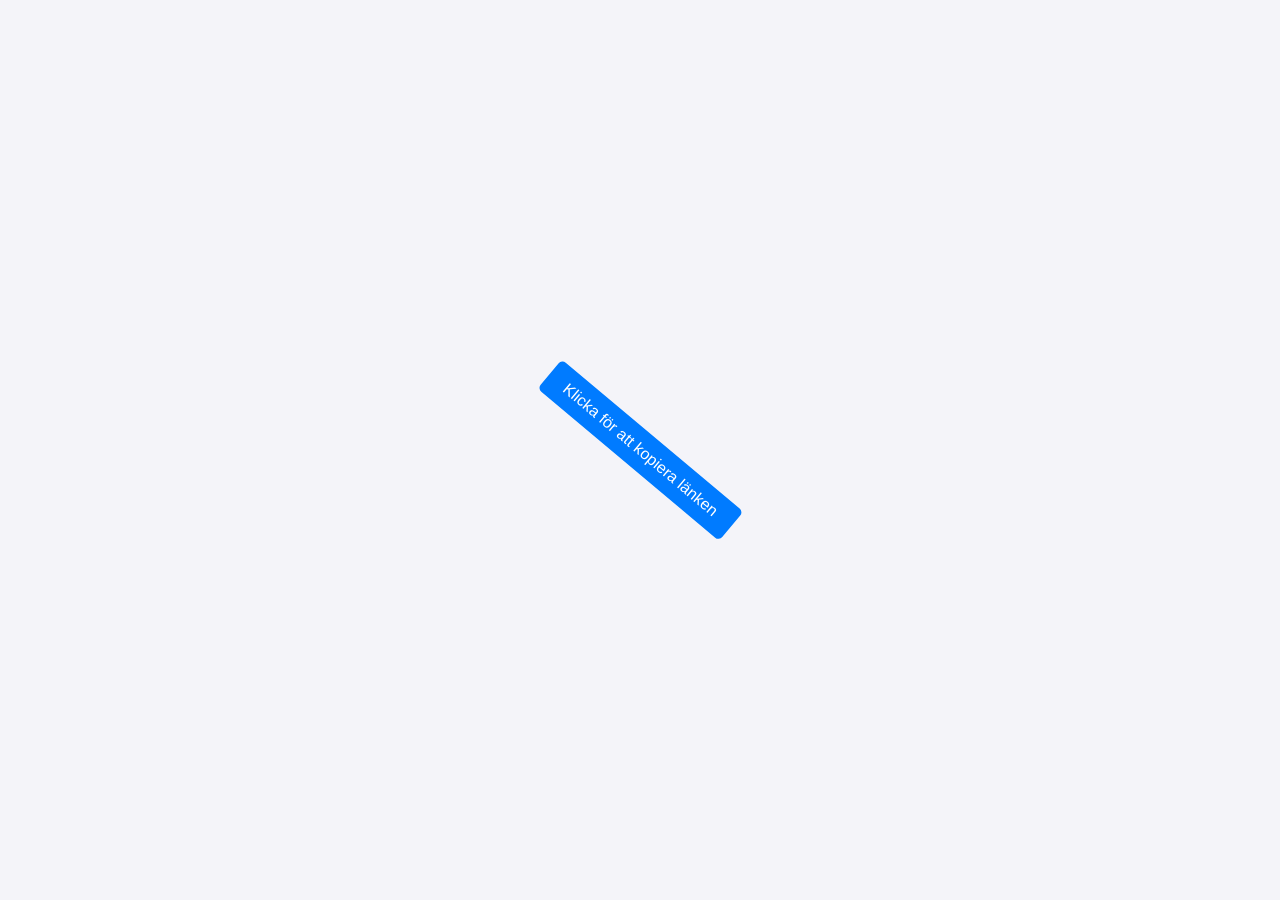
<file: chinese-checker/example.html>
<!DOCTYPE html>
<html lang="sv">
<head>
  <meta charset="UTF-8">
  <meta name="viewport" content="width=device-width, initial-scale=1.0">
  <title>Kopiera länk</title>
  <style>
    body {
      font-family: Arial, sans-serif;
      display: flex;
      justify-content: center;
      align-items: center;
      height: 100vh;
      margin: 0;
      background-color: #f4f4f9;
    }

    .copy-link {
      position: relative;
      padding: 10px 20px;
      font-size: 16px;
      color: #fff;
      background-color: #007bff;
      border: none;
      border-radius: 5px;
      cursor: pointer;
      transform: rotate(40deg);
      transition: background-color 0.3s ease;
    }

    .copy-link:hover {
      background-color: #0056b3;
    }

    .copy-link.copied {
      background-color: #28a745;
    }

    .copy-link.copied::before {
      content: "✓ Länken är kopierad!";
      position: absolute;
      top: -30px;
      left: 50%;
      transform: translateX(-50%);
      padding: 5px 10px;
      font-size: 14px;
      color: #fff;
      background-color: #28a745;
      border-radius: 5px;
      opacity: 0;
      animation: fadeInOut 2s ease-in-out;
    }

    @keyframes fadeInOut {
      0% { opacity: 0; }
      10% { opacity: 1; }
      90% { opacity: 1; }
      100% { opacity: 0; }
    }
  </style>
</head>
<body>

  <button class="copy-link" onclick="copyLink()">
    Klicka för att kopiera länken
  </button>

  <script>
    function copyLink() {
      const link = "https://example.com"; // Länken du vill kopiera
      navigator.clipboard.writeText(link)
        .then(() => {
          const button = document.querySelector(".copy-link");
          button.classList.add("copied");
          setTimeout(() => {
            button.classList.remove("copied");
          }, 2000); // Återställ knappen efter 2 sekunder
        })
        .catch((err) => {
          console.error("Kunde inte kopiera länken: ", err);
        });
    }
  </script>

</body>
</html>
</file>
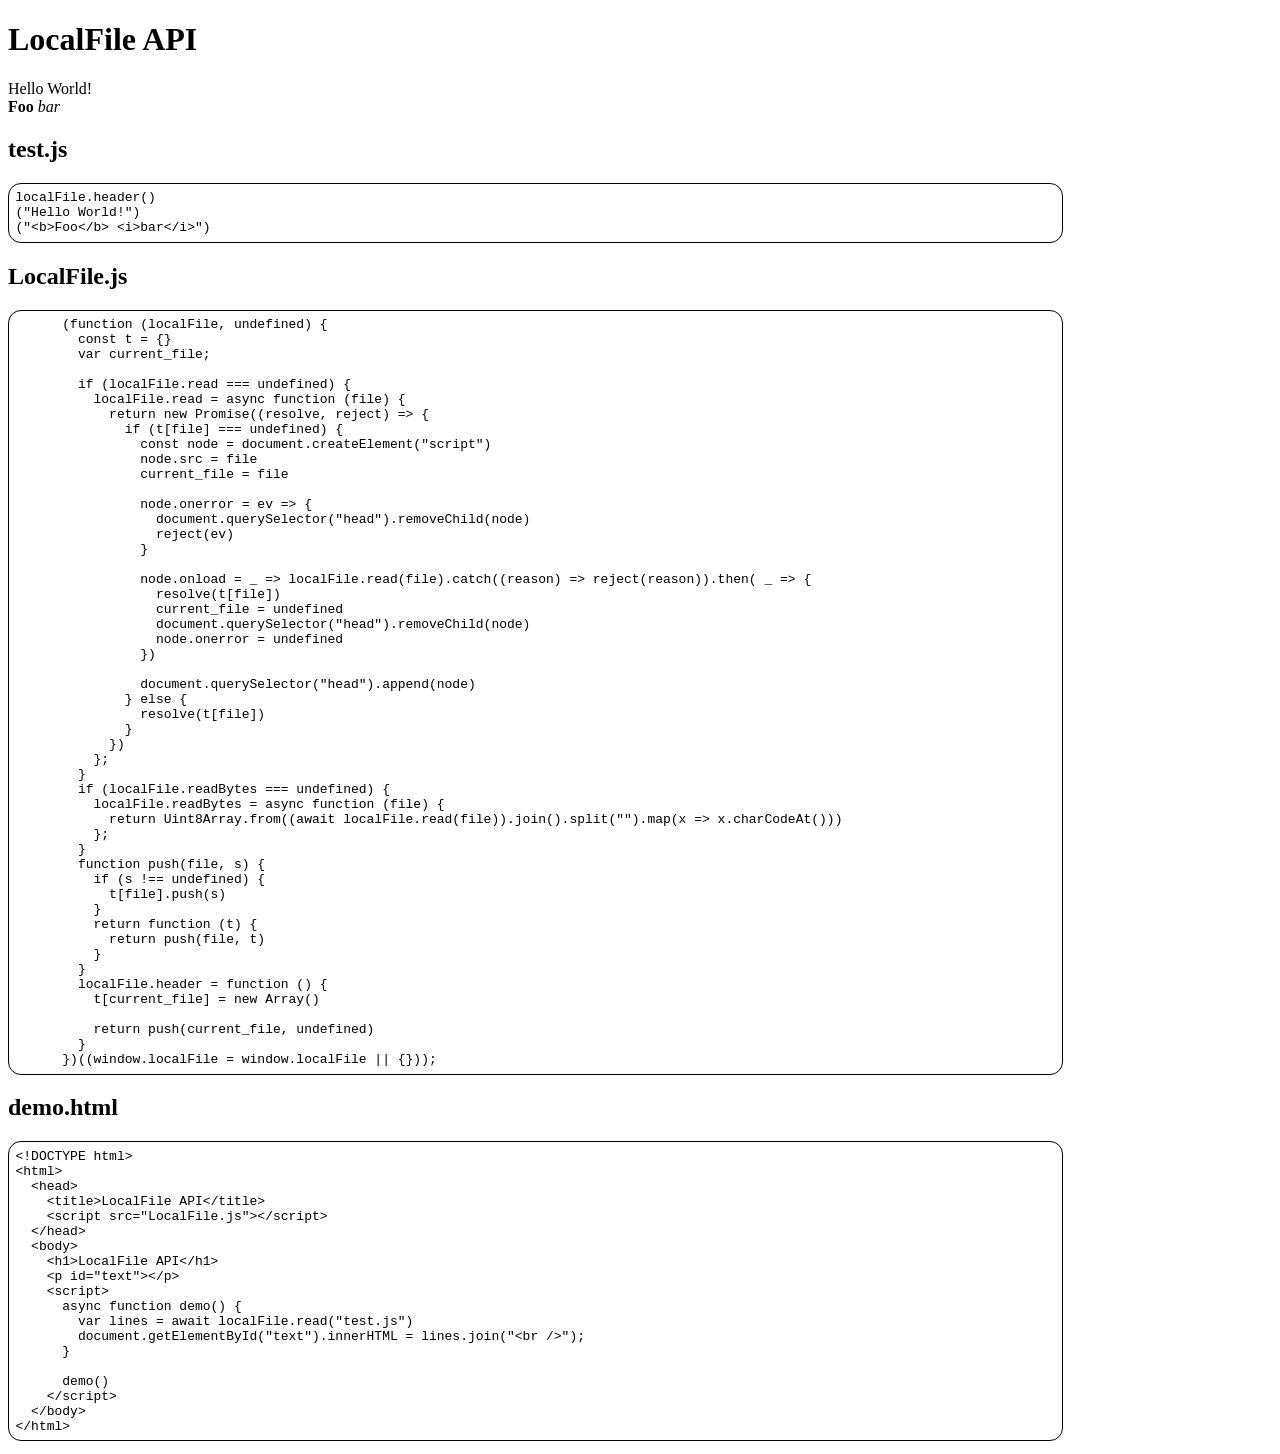
<file: local-file-api/demo.html>
<!DOCTYPE html>
<html>
  <head>
    <title>LocalFile API</title>
    <script src="LocalFile.js"></script>
    <style type="text/css">
      pre {
        border: 1px solid black;
        border-radius: 1em;
        padding: 0.5em;
        width: 80em;
      }
    </style>
  </head>
  <body>
    <h1>LocalFile API</h1>
    <p id="text"></p>
    <script>
      async function demo() {
        var lines = await localFile.read("test.js");
        document.getElementById("text").innerHTML = lines.join("<br />");
      }

      demo();
    </script>
    <h2>test.js</h2>
    <pre>
localFile.header()
("Hello World!")
("&lt;b&gt;Foo&lt;/b&gt; &lt;i&gt;bar&lt;/i&gt;")</pre
    >
    <h2>LocalFile.js</h2>
    <pre>
      (function (localFile, undefined) {
        const t = {}
        var current_file;
      
        if (localFile.read === undefined) {
          localFile.read = async function (file) { 
            return new Promise((resolve, reject) => {
              if (t[file] === undefined) {
                const node = document.createElement("script")
                node.src = file
                current_file = file
      
                node.onerror = ev => {
                  document.querySelector("head").removeChild(node)
                  reject(ev)
                }
      
                node.onload = _ => localFile.read(file).catch((reason) => reject(reason)).then( _ => {
                  resolve(t[file])
                  current_file = undefined
                  document.querySelector("head").removeChild(node)
                  node.onerror = undefined
                })
      
                document.querySelector("head").append(node)
              } else {
                resolve(t[file])
              }
            })
          };
        }
        if (localFile.readBytes === undefined) {
          localFile.readBytes = async function (file) {
            return Uint8Array.from((await localFile.read(file)).join().split("").map(x => x.charCodeAt()))
          };
        }
        function push(file, s) {
          if (s !== undefined) {
            t[file].push(s)
          }
          return function (t) {
            return push(file, t)
          }
        }
        localFile.header = function () {
          t[current_file] = new Array()
      
          return push(current_file, undefined)
        }
      })((window.localFile = window.localFile || {}));        
</pre
    >
    <h2>demo.html</h2>
    <pre>
&lt;!DOCTYPE html&gt;
&lt;html&gt;
  &lt;head&gt;
    &lt;title&gt;LocalFile API&lt;/title&gt;
    &lt;script src="LocalFile.js"&gt;&lt;/script&gt;
  &lt;/head&gt;
  &lt;body&gt;
    &lt;h1&gt;LocalFile API&lt;/h1&gt;
    &lt;p id="text"&gt;&lt;/p&gt;
    &lt;script&gt;
      async function demo() {
        var lines = await localFile.read("test.js")
        document.getElementById("text").innerHTML = lines.join("&lt;br /&gt;");
      }

      demo()
    &lt;/script&gt;
  &lt;/body&gt;
&lt;/html&gt;</pre
    >
  </body>
</html>
</file>
<file: perfect-waffle/style.css>
/* ============================================================
   PERFECT WAFFLE — STYLE SHEET
   Ember-themed dark UI for charcoal grill waffle timer
   ============================================================ */

/* ---------- Reset & Base ---------- */
*, *::before, *::after {
  box-sizing: border-box;
  margin: 0;
  padding: 0;
}

:root {
  /* Ember palette */
  --bg-deep:      #0d0806;
  --bg-surface:   #1a110c;
  --bg-card:      #221710;
  --bg-card-alt:  #2a1d14;
  --border-card:  rgba(255, 140, 50, 0.12);

  --ember:        #ff6b2c;
  --ember-glow:   #ff8f4c;
  --ember-dim:    #cc5520;
  --gold:         #ffc233;
  --gold-dim:     #b38924;
  --fire-red:     #ef4444;
  --fire-red-glow:#ff6b6b;
  --success:      #66bb6a;
  --success-dim:  #388e3c;

  --text-primary: #fff5e6;
  --text-secondary:#c4a882;
  --text-muted:   #7a6555;

  --font-display: 'Outfit', sans-serif;
  --font-body:    'Inter', sans-serif;

  --radius-sm:    8px;
  --radius-md:    14px;
  --radius-lg:    20px;
  --radius-full:  999px;

  --shadow-glow:  0 0 40px rgba(255, 107, 44, 0.15);
  --shadow-card:  0 4px 24px rgba(0, 0, 0, 0.5);
}

html {
  font-size: 16px;
  -webkit-tap-highlight-color: transparent;
}

body {
  font-family: var(--font-body);
  background: var(--bg-deep);
  color: var(--text-primary);
  min-height: 100dvh;
  overflow-x: hidden;
  position: relative;
}

#app {
  position: relative;
  z-index: 1;
  display: flex;
  flex-direction: column;
  align-items: center;
  min-height: 100dvh;
  padding: 1.5rem 1rem 3rem;
}

/* ---------- Ember Canvas ---------- */
#embers-canvas {
  position: fixed;
  inset: 0;
  width: 100%;
  height: 100%;
  z-index: 0;
  pointer-events: none;
  opacity: 0.6;
}

/* ---------- Screen Management ---------- */
.screen {
  display: none;
  flex-direction: column;
  align-items: center;
  width: 100%;
  max-width: 440px;
  gap: 1.5rem;
  animation: fadeIn 0.5s ease-out;
}

.screen.active {
  display: flex;
}

@keyframes fadeIn {
  from { opacity: 0; transform: translateY(12px); }
  to   { opacity: 1; transform: translateY(0); }
}

/* ---------- Logo / Header ---------- */
.logo {
  text-align: center;
  padding: 1rem 0 0.5rem;
}

.logo-icon {
  font-size: 2.5rem;
  display: block;
  margin-bottom: 0.25rem;
  animation: flicker 2s infinite alternate;
}

@keyframes flicker {
  0%, 100% { opacity: 1; filter: brightness(1); }
  50%      { opacity: 0.85; filter: brightness(1.15); }
}

.logo h1 {
  font-family: var(--font-display);
  font-weight: 800;
  font-size: 2rem;
  background: linear-gradient(135deg, var(--ember-glow), var(--gold));
  -webkit-background-clip: text;
  -webkit-text-fill-color: transparent;
  background-clip: text;
  letter-spacing: -0.5px;
}

.subtitle {
  font-size: 0.85rem;
  color: var(--text-muted);
  font-weight: 300;
  letter-spacing: 1px;
  text-transform: uppercase;
  margin-top: 0.15rem;
}

/* ---------- Card ---------- */
.card {
  width: 100%;
  background: var(--bg-card);
  border: 1px solid var(--border-card);
  border-radius: var(--radius-lg);
  padding: 1.5rem;
  box-shadow: var(--shadow-card);
  backdrop-filter: blur(12px);
}

/* ---------- Input Groups ---------- */
.input-group {
  margin-bottom: 1.25rem;
}

.input-group:last-of-type {
  margin-bottom: 1.5rem;
}

.input-group label {
  display: flex;
  justify-content: space-between;
  align-items: baseline;
  margin-bottom: 0.5rem;
}

.label-text {
  font-family: var(--font-display);
  font-weight: 600;
  font-size: 0.95rem;
  color: var(--text-primary);
}

.label-unit {
  font-size: 0.75rem;
  color: var(--text-muted);
  font-weight: 400;
}

.slider-row {
  display: flex;
  align-items: center;
  gap: 0.75rem;
}

.slider-value {
  min-width: 3.2rem;
  text-align: right;
  font-family: var(--font-display);
  font-weight: 700;
  font-size: 1.05rem;
  color: var(--ember-glow);
}

/* ---------- Range Slider ---------- */
input[type="range"] {
  -webkit-appearance: none;
  appearance: none;
  flex: 1;
  height: 6px;
  border-radius: var(--radius-full);
  background: var(--bg-card-alt);
  outline: none;
  cursor: pointer;
}

input[type="range"]::-webkit-slider-thumb {
  -webkit-appearance: none;
  appearance: none;
  width: 22px;
  height: 22px;
  border-radius: 50%;
  background: radial-gradient(circle at 40% 40%, var(--ember-glow), var(--ember));
  border: 2px solid var(--bg-deep);
  box-shadow: 0 0 10px rgba(255, 107, 44, 0.5);
  cursor: grab;
  transition: box-shadow 0.2s;
}

input[type="range"]::-webkit-slider-thumb:hover {
  box-shadow: 0 0 18px rgba(255, 107, 44, 0.7);
}

input[type="range"]::-moz-range-thumb {
  width: 22px;
  height: 22px;
  border-radius: 50%;
  background: radial-gradient(circle at 40% 40%, var(--ember-glow), var(--ember));
  border: 2px solid var(--bg-deep);
  box-shadow: 0 0 10px rgba(255, 107, 44, 0.5);
  cursor: grab;
}

.doneness-labels {
  display: flex;
  justify-content: space-between;
  margin-top: 0.3rem;
  font-size: 0.65rem;
  color: var(--text-muted);
  padding: 0 2px;
}

/* ---------- Buttons ---------- */
.btn {
  display: flex;
  align-items: center;
  justify-content: center;
  gap: 0.5rem;
  width: 100%;
  padding: 1rem 1.5rem;
  border: none;
  border-radius: var(--radius-md);
  font-family: var(--font-display);
  font-weight: 700;
  font-size: 1.1rem;
  cursor: pointer;
  transition: all 0.25s ease;
  position: relative;
  overflow: hidden;
}

.btn-fire {
  background: linear-gradient(135deg, var(--ember), var(--ember-dim));
  color: #fff;
  box-shadow: 0 4px 20px rgba(255, 107, 44, 0.35);
}

.btn-fire:hover {
  box-shadow: 0 6px 30px rgba(255, 107, 44, 0.5);
  transform: translateY(-2px);
}

.btn-fire:active {
  transform: translateY(0);
  box-shadow: 0 2px 12px rgba(255, 107, 44, 0.3);
}

.btn-secondary {
  background: var(--bg-card-alt);
  color: var(--text-primary);
  border: 1px solid var(--border-card);
}

.btn-secondary:hover {
  background: var(--bg-card);
  border-color: var(--ember);
}

.btn-success {
  background: linear-gradient(135deg, var(--success), var(--success-dim));
  color: #fff;
  box-shadow: 0 4px 20px rgba(102, 187, 106, 0.25);
}

.btn-success:hover {
  box-shadow: 0 6px 30px rgba(102, 187, 106, 0.4);
  transform: translateY(-2px);
}

.btn-danger {
  background: linear-gradient(135deg, var(--fire-red), #b91c1c);
  color: #fff;
  box-shadow: 0 4px 20px rgba(239, 68, 68, 0.25);
}

.btn-danger:hover {
  box-shadow: 0 6px 30px rgba(239, 68, 68, 0.4);
  transform: translateY(-2px);
}

.btn-icon {
  font-size: 1.3rem;
}

.btn + .btn {
  margin-top: 0.75rem;
}

.hint {
  font-size: 0.78rem;
  color: var(--text-muted);
  text-align: center;
  line-height: 1.5;
  max-width: 360px;
  padding: 0 0.5rem;
}

/* ---------- Session Header ---------- */
.session-header {
  width: 100%;
  display: flex;
  justify-content: space-between;
  align-items: center;
  padding: 0.5rem 0.25rem;
}

.session-phase {
  font-family: var(--font-display);
  font-weight: 600;
  font-size: 0.85rem;
  color: var(--ember-glow);
  text-transform: uppercase;
  letter-spacing: 1.5px;
}

.waffle-counter {
  font-family: var(--font-display);
  font-weight: 700;
  font-size: 1.1rem;
  color: var(--gold);
}

.session-elapsed {
  font-family: var(--font-display);
  font-weight: 400;
  font-size: 0.85rem;
  color: var(--text-muted);
}

/* ---------- Timer Ring ---------- */
.timer-container {
  position: relative;
  width: 220px;
  height: 220px;
  display: flex;
  align-items: center;
  justify-content: center;
}

.timer-ring {
  position: absolute;
  width: 100%;
  height: 100%;
  transform: rotate(-90deg);
}

.timer-ring-bg {
  fill: none;
  stroke: var(--bg-card-alt);
  stroke-width: 6;
}

.timer-ring-progress {
  fill: none;
  stroke: var(--ember);
  stroke-width: 6;
  stroke-linecap: round;
  stroke-dasharray: 565.48; /* 2 * π * 90 */
  stroke-dashoffset: 0;
  transition: stroke-dashoffset 0.5s ease;
  filter: drop-shadow(0 0 8px rgba(255, 107, 44, 0.5));
}

.timer-ring-progress.success {
  stroke: var(--success);
  filter: drop-shadow(0 0 8px rgba(102, 187, 106, 0.5));
}

.timer-ring-progress.warning {
  stroke: var(--gold);
  filter: drop-shadow(0 0 8px rgba(255, 194, 51, 0.5));
}

.timer-display {
  display: flex;
  flex-direction: column;
  align-items: center;
  z-index: 1;
}

.timer-value {
  font-family: var(--font-display);
  font-weight: 800;
  font-size: 3rem;
  letter-spacing: -1px;
  line-height: 1;
  color: var(--text-primary);
}

.timer-label {
  font-size: 0.8rem;
  color: var(--text-secondary);
  margin-top: 0.25rem;
  font-weight: 500;
}

/* ---------- Temperature Gauges ---------- */
.temp-gauges {
  width: 100%;
  display: flex;
  flex-direction: column;
  gap: 0.6rem;
  padding: 0 0.25rem;
}

.gauge {
  display: flex;
  flex-direction: column;
  gap: 0.25rem;
}

.gauge-bar-container {
  width: 100%;
  height: 8px;
  background: var(--bg-card-alt);
  border-radius: var(--radius-full);
  overflow: hidden;
}

.gauge-bar {
  height: 100%;
  border-radius: var(--radius-full);
  transition: width 1s ease;
}

.gauge-coal {
  background: linear-gradient(90deg, var(--ember-dim), var(--ember), var(--fire-red-glow));
}

.gauge-iron {
  background: linear-gradient(90deg, var(--gold-dim), var(--gold), var(--ember-glow));
}

.gauge-label {
  font-size: 0.72rem;
  color: var(--text-muted);
  display: flex;
  justify-content: space-between;
}

.gauge-label span {
  color: var(--text-secondary);
  font-weight: 600;
}

/* ---------- Status Text ---------- */
.status-text {
  font-family: var(--font-display);
  font-size: 1rem;
  font-weight: 600;
  color: var(--text-secondary);
  text-align: center;
  min-height: 1.5rem;
}

.status-text.alarm {
  color: var(--gold);
  animation: pulse-text 0.8s infinite alternate;
}

@keyframes pulse-text {
  from { opacity: 0.6; }
  to   { opacity: 1; }
}

/* ---------- Step Indicator ---------- */
.step-indicator {
  display: flex;
  align-items: center;
  gap: 0;
  width: 100%;
  padding: 0 0.25rem;
}

.step {
  display: flex;
  flex-direction: column;
  align-items: center;
  gap: 0.3rem;
  flex-shrink: 0;
}

.step-dot {
  width: 14px;
  height: 14px;
  border-radius: 50%;
  background: var(--bg-card-alt);
  border: 2px solid var(--text-muted);
  transition: all 0.3s ease;
}

.step.active .step-dot {
  background: var(--ember);
  border-color: var(--ember);
  box-shadow: 0 0 10px rgba(255, 107, 44, 0.6);
  animation: pulse-dot 1.2s infinite alternate;
}

.step.done .step-dot {
  background: var(--success);
  border-color: var(--success);
  box-shadow: 0 0 6px rgba(102, 187, 106, 0.4);
}

@keyframes pulse-dot {
  from { box-shadow: 0 0 6px rgba(255, 107, 44, 0.4); }
  to   { box-shadow: 0 0 14px rgba(255, 107, 44, 0.7); }
}

.step-name {
  font-size: 0.6rem;
  font-weight: 600;
  color: var(--text-muted);
  text-transform: uppercase;
  letter-spacing: 0.5px;
  white-space: nowrap;
}

.step.active .step-name {
  color: var(--ember-glow);
}

.step.done .step-name {
  color: var(--success);
}

.step-connector {
  flex: 1;
  height: 2px;
  background: var(--bg-card-alt);
  margin: 0 0.15rem;
  margin-bottom: 1.2rem;
  transition: background 0.3s;
}

.step-connector.done {
  background: var(--success);
}

/* ---------- Cook Info Chips ---------- */
.cook-info {
  display: flex;
  gap: 0.75rem;
  width: 100%;
  justify-content: center;
}

.info-chip {
  padding: 0.4rem 0.9rem;
  background: var(--bg-card);
  border: 1px solid var(--border-card);
  border-radius: var(--radius-full);
  font-size: 0.78rem;
  font-weight: 500;
  color: var(--text-secondary);
}

.info-chip.active {
  border-color: var(--ember);
  color: var(--ember-glow);
}

/* ---------- Action Buttons Area ---------- */
.action-buttons {
  width: 100%;
  display: flex;
  flex-direction: column;
  gap: 0;
}

/* ---------- Summary ---------- */
.summary-card {
  text-align: center;
}

.summary-stat {
  display: inline-flex;
  flex-direction: column;
  align-items: center;
  padding: 0.75rem 1.5rem;
}

.stat-value {
  font-family: var(--font-display);
  font-weight: 800;
  font-size: 2.2rem;
  color: var(--gold);
}

.stat-label {
  font-size: 0.75rem;
  color: var(--text-muted);
  text-transform: uppercase;
  letter-spacing: 1px;
  margin-top: 0.1rem;
}

.summary-divider {
  width: 60%;
  height: 1px;
  background: var(--border-card);
  margin: 1rem auto;
}

.summary-list {
  text-align: left;
}

.summary-item {
  display: flex;
  justify-content: space-between;
  align-items: center;
  padding: 0.5rem 0;
  border-bottom: 1px solid rgba(255,140,50,0.06);
}

.summary-item:last-child {
  border-bottom: none;
}

.summary-item-label {
  font-weight: 600;
  font-size: 0.85rem;
  color: var(--text-secondary);
}

.summary-item-value {
  font-family: var(--font-display);
  font-weight: 600;
  font-size: 0.85rem;
  color: var(--text-primary);
}

/* ---------- Alarm Overlay ---------- */
.alarm-flash {
  animation: alarm-bg 0.5s ease infinite alternate;
}

@keyframes alarm-bg {
  from { background-color: var(--bg-deep); }
  to   { background-color: #1c0f05; }
}

/* ---------- Responsive ---------- */
@media (min-width: 480px) {
  #app {
    padding: 2rem 1.5rem 4rem;
  }

  .timer-container {
    width: 260px;
    height: 260px;
  }

  .timer-value {
    font-size: 3.5rem;
  }

  .logo h1 {
    font-size: 2.4rem;
  }
}

@media (max-width: 360px) {
  .timer-container {
    width: 190px;
    height: 190px;
  }

  .timer-value {
    font-size: 2.5rem;
  }

  .card {
    padding: 1.1rem;
  }
}
</file>
